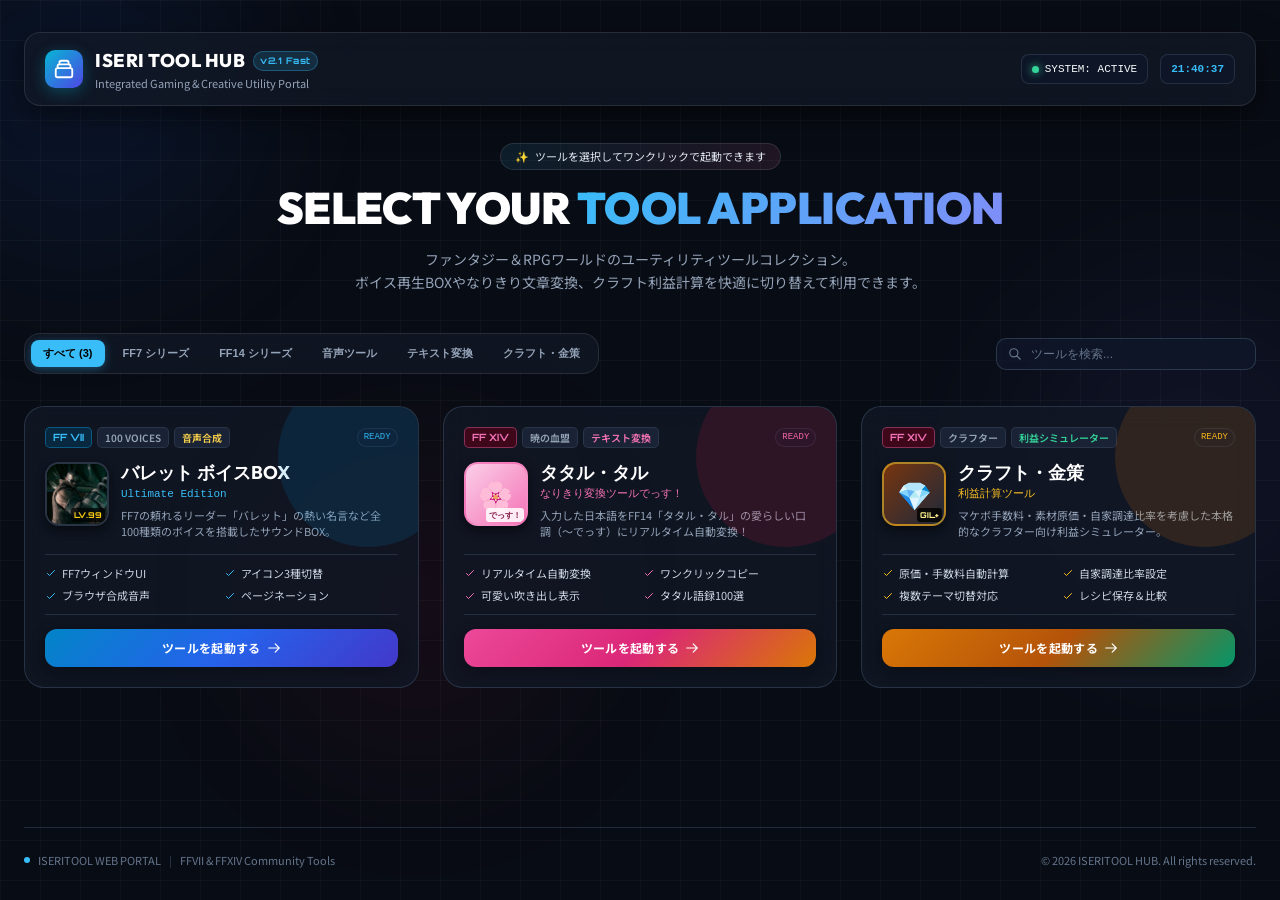
<file: index.html>
<!DOCTYPE html>
<html lang="ja">
<head>
    <meta charset="UTF-8">
    <meta name="viewport" content="width=device-width, initial-scale=1.0, maximum-scale=5.0">
    <title>ISERI TOOL HUB | ゲーミング＆ユーティリティ ポータル</title>
    <meta name="description" content="FF7 バレット ボイスBOXやFF14 タタル変換ツール、クラフト利益計算ツールなどの便利で楽しいツールを集約した軽量ポータルメニューです。">
    
    <!-- Google Fonts (Preconnect + display=swap for high speed) -->
    <link rel="preconnect" href="https://fonts.googleapis.com">
    <link rel="preconnect" href="https://fonts.gstatic.com" crossorigin>
    <link href="https://fonts.googleapis.com/css2?family=Noto+Sans+JP:wght@400;500;700;900&family=Outfit:wght@600;700;800;900&family=Orbitron:wght@600;800&display=swap" rel="stylesheet">
    
    <!-- Lightweight Pure CSS -->
    <link rel="stylesheet" href="css/portal.css">
</head>
<body>

    <!-- Ambient Glowing Background -->
    <div class="ambient-orb orb-1"></div>
    <div class="ambient-orb orb-2"></div>
    <div class="ambient-orb orb-3"></div>
    <div class="bg-grid"></div>

    <!-- Main Container -->
    <div class="portal-container">

        <!-- Top Navigation / Header -->
        <header class="glass-panel portal-header">
            <div class="brand-wrapper">
                <div class="brand-icon">
                    <svg fill="none" stroke="currentColor" viewBox="0 0 24 24">
                        <path stroke-linecap="round" stroke-linejoin="round" stroke-width="2" d="M19 11H5m14 0a2 2 0 012 2v6a2 2 0 01-2 2H5a2 2 0 01-2-2v-6a2 2 0 012-2m14 0V9a2 2 0 00-2-2M5 11V9a2 2 0 012-2m0 0V5a2 2 0 012-2h6a2 2 0 012 2v2M7 7h10"></path>
                    </svg>
                </div>
                <div>
                    <h1 class="brand-title">ISERI TOOL HUB <span class="version-badge">v2.1 Fast</span></h1>
                    <p class="brand-subtitle">Integrated Gaming & Creative Utility Portal</p>
                </div>
            </div>

            <!-- Header Widgets -->
            <div class="header-widgets">
                <div class="status-badge">
                    <span class="status-dot"></span>
                    <span>SYSTEM: ACTIVE</span>
                </div>
                <div id="live-clock" class="clock-widget">00:00:00</div>
            </div>
        </header>

        <!-- Hero Section -->
        <div class="hero-section">
            <div class="hero-pill">
                <span style="color: #facc15;">✨</span> ツールを選択してワンクリックで起動できます
            </div>
            <h2 class="hero-title">
                SELECT YOUR <span class="text-gradient">TOOL APPLICATION</span>
            </h2>
            <p class="hero-desc">
                ファンタジー＆RPGワールドのユーティリティツールコレクション。<br>
                ボイス再生BOXやなりきり文章変換、クラフト利益計算を快適に切り替えて利用できます。
            </p>
        </div>

        <!-- Filter & Search Controls -->
        <div class="control-bar">
            <!-- Filter Tabs -->
            <div class="glass-panel filter-tabs">
                <button onclick="filterCategory('all')" id="btn-cat-all" class="filter-btn active">すべて (3)</button>
                <button onclick="filterCategory('ff7')" id="btn-cat-ff7" class="filter-btn">FF7 シリーズ</button>
                <button onclick="filterCategory('ff14')" id="btn-cat-ff14" class="filter-btn">FF14 シリーズ</button>
                <button onclick="filterCategory('audio')" id="btn-cat-audio" class="filter-btn">音声ツール</button>
                <button onclick="filterCategory('text')" id="btn-cat-text" class="filter-btn">テキスト変換</button>
                <button onclick="filterCategory('craft')" id="btn-cat-craft" class="filter-btn">クラフト・金策</button>
            </div>

            <!-- Search Input -->
            <div class="search-wrapper">
                <svg class="search-icon" fill="none" stroke="currentColor" viewBox="0 0 24 24">
                    <path stroke-linecap="round" stroke-linejoin="round" stroke-width="2" d="M21 21l-6-6m2-5a7 7 0 11-14 0 7 7 0 0114 0z"></path>
                </svg>
                <input type="text" id="tool-search" class="search-input" placeholder="ツールを検索..." oninput="handleSearch()">
            </div>
        </div>

        <!-- Tool Cards Grid -->
        <div id="tools-grid" class="tools-grid">

            <!-- Card 1: バレット ボイスBOX アルティメット -->
            <div class="glass-panel tool-card card-ff7" data-categories="all ff7 audio" data-title="バレット ボイスBOX アルティメット barret voice box ff7">
                <div class="card-ambient-glow"></div>
                <div>
                    <!-- Meta Tags -->
                    <div class="card-meta">
                        <div class="tags-group">
                            <span class="tag tag-series tag-ff7">FF VII</span>
                            <span class="tag">100 VOICES</span>
                            <span class="tag tag-accent-gold">音声合成</span>
                        </div>
                        <span class="status-pill">READY</span>
                    </div>

                    <!-- Header & Icon -->
                    <div class="card-header-main">
                        <div class="card-thumbnail">
                            <img src="Barretvoicebox/sprite/bullt01.jpg" alt="Barret Wallace" onerror="this.parentElement.innerHTML='<span style=\'font-size:24px;\'>🔫</span>';">
                            <span class="thumb-badge">LV.99</span>
                        </div>
                        <div class="card-title-group">
                            <h3 class="card-title">バレット ボイスBOX</h3>
                            <span class="card-subtitle">Ultimate Edition</span>
                            <p class="card-desc">FF7の頼れるリーダー「バレット」の熱い名言など全100種類のボイスを搭載したサウンドBOX。</p>
                        </div>
                    </div>

                    <!-- Highlights -->
                    <div class="feature-list">
                        <div class="feature-item">
                            <svg class="feature-icon" fill="none" stroke="currentColor" viewBox="0 0 24 24"><path stroke-linecap="round" stroke-linejoin="round" stroke-width="2" d="M5 13l4 4L19 7"></path></svg>
                            <span>FF7ウィンドウUI</span>
                        </div>
                        <div class="feature-item">
                            <svg class="feature-icon" fill="none" stroke="currentColor" viewBox="0 0 24 24"><path stroke-linecap="round" stroke-linejoin="round" stroke-width="2" d="M5 13l4 4L19 7"></path></svg>
                            <span>アイコン3種切替</span>
                        </div>
                        <div class="feature-item">
                            <svg class="feature-icon" fill="none" stroke="currentColor" viewBox="0 0 24 24"><path stroke-linecap="round" stroke-linejoin="round" stroke-width="2" d="M5 13l4 4L19 7"></path></svg>
                            <span>ブラウザ合成音声</span>
                        </div>
                        <div class="feature-item">
                            <svg class="feature-icon" fill="none" stroke="currentColor" viewBox="0 0 24 24"><path stroke-linecap="round" stroke-linejoin="round" stroke-width="2" d="M5 13l4 4L19 7"></path></svg>
                            <span>ページネーション</span>
                        </div>
                    </div>
                </div>

                <!-- Launch Button -->
                <a href="Barretvoicebox/index.html" class="launch-btn btn-ff7">
                    <span>ツールを起動する</span>
                    <svg class="btn-arrow" fill="none" stroke="currentColor" viewBox="0 0 24 24">
                        <path stroke-linecap="round" stroke-linejoin="round" stroke-width="2" d="M14 5l7 7m0 0l-7 7m7-7H3"></path>
                    </svg>
                </a>
            </div>

            <!-- Card 2: タタル・タルなりきり変換ツール -->
            <div class="glass-panel tool-card card-tataru" data-categories="all ff14 text" data-title="タタル タル なりきり変換ツール tataru translator ff14 でっす">
                <div class="card-ambient-glow"></div>
                <div>
                    <!-- Meta Tags -->
                    <div class="card-meta">
                        <div class="tags-group">
                            <span class="tag tag-series tag-ff14">FF XIV</span>
                            <span class="tag">暁の血盟</span>
                            <span class="tag" style="color: #f472b6;">テキスト変換</span>
                        </div>
                        <span class="status-pill" style="color: #f472b6;">READY</span>
                    </div>

                    <!-- Header & Icon -->
                    <div class="card-header-main">
                        <div class="card-thumbnail" style="background: linear-gradient(135deg, #fbcfe8, #f472b6); border-color: rgba(244, 114, 182, 0.6);">
                            <span style="font-size: 28px;">🌸</span>
                            <span class="thumb-badge" style="color: #831843; background: rgba(255,255,255,0.85);">でっす！</span>
                        </div>
                        <div class="card-title-group">
                            <h3 class="card-title">タタル・タル</h3>
                            <span class="card-subtitle">なりきり変換ツールでっす！</span>
                            <p class="card-desc">入力した日本語をFF14「タタル・タル」の愛らしい口調（〜でっす）にリアルタイム自動変換！</p>
                        </div>
                    </div>

                    <!-- Highlights -->
                    <div class="feature-list">
                        <div class="feature-item">
                            <svg class="feature-icon" fill="none" stroke="currentColor" viewBox="0 0 24 24"><path stroke-linecap="round" stroke-linejoin="round" stroke-width="2" d="M5 13l4 4L19 7"></path></svg>
                            <span>リアルタイム自動変換</span>
                        </div>
                        <div class="feature-item">
                            <svg class="feature-icon" fill="none" stroke="currentColor" viewBox="0 0 24 24"><path stroke-linecap="round" stroke-linejoin="round" stroke-width="2" d="M5 13l4 4L19 7"></path></svg>
                            <span>ワンクリックコピー</span>
                        </div>
                        <div class="feature-item">
                            <svg class="feature-icon" fill="none" stroke="currentColor" viewBox="0 0 24 24"><path stroke-linecap="round" stroke-linejoin="round" stroke-width="2" d="M5 13l4 4L19 7"></path></svg>
                            <span>可愛い吹き出し表示</span>
                        </div>
                        <div class="feature-item">
                            <svg class="feature-icon" fill="none" stroke="currentColor" viewBox="0 0 24 24"><path stroke-linecap="round" stroke-linejoin="round" stroke-width="2" d="M5 13l4 4L19 7"></path></svg>
                            <span>タタル語録100選</span>
                        </div>
                    </div>
                </div>

                <!-- Launch Button -->
                <a href="tatarutool/index.html" class="launch-btn btn-tataru">
                    <span>ツールを起動する</span>
                    <svg class="btn-arrow" fill="none" stroke="currentColor" viewBox="0 0 24 24">
                        <path stroke-linecap="round" stroke-linejoin="round" stroke-width="2" d="M14 5l7 7m0 0l-7 7m7-7H3"></path>
                    </svg>
                </a>
            </div>

            <!-- Card 3: クラフト・金策利益計算ツール -->
            <div class="glass-panel tool-card card-craft" data-categories="all ff14 craft" data-title="クラフト 金策 利益 計算 ツール ff14 craft market profit means">
                <div class="card-ambient-glow"></div>
                <div>
                    <!-- Meta Tags -->
                    <div class="card-meta">
                        <div class="tags-group">
                            <span class="tag tag-series tag-ff14">FF XIV</span>
                            <span class="tag">クラフター</span>
                            <span class="tag tag-accent-emerald">利益シミュレーター</span>
                        </div>
                        <span class="status-pill" style="color: #fbbf24;">READY</span>
                    </div>

                    <!-- Header & Icon -->
                    <div class="card-header-main">
                        <div class="card-thumbnail" style="background: linear-gradient(135deg, #78350f, #1e293b); border-color: rgba(251, 191, 36, 0.6);">
                            <span style="font-size: 28px;">💎</span>
                            <span class="thumb-badge" style="color: #fef08a; background: rgba(0,0,0,0.8);">GIL+</span>
                        </div>
                        <div class="card-title-group">
                            <h3 class="card-title">クラフト・金策</h3>
                            <span class="card-subtitle">利益計算ツール</span>
                            <p class="card-desc">マケボ手数料・素材原価・自家調達比率を考慮した本格的なクラフター向け利益シミュレーター。</p>
                        </div>
                    </div>

                    <!-- Highlights -->
                    <div class="feature-list">
                        <div class="feature-item">
                            <svg class="feature-icon" fill="none" stroke="currentColor" viewBox="0 0 24 24"><path stroke-linecap="round" stroke-linejoin="round" stroke-width="2" d="M5 13l4 4L19 7"></path></svg>
                            <span>原価・手数料自動計算</span>
                        </div>
                        <div class="feature-item">
                            <svg class="feature-icon" fill="none" stroke="currentColor" viewBox="0 0 24 24"><path stroke-linecap="round" stroke-linejoin="round" stroke-width="2" d="M5 13l4 4L19 7"></path></svg>
                            <span>自家調達比率設定</span>
                        </div>
                        <div class="feature-item">
                            <svg class="feature-icon" fill="none" stroke="currentColor" viewBox="0 0 24 24"><path stroke-linecap="round" stroke-linejoin="round" stroke-width="2" d="M5 13l4 4L19 7"></path></svg>
                            <span>複数テーマ切替対応</span>
                        </div>
                        <div class="feature-item">
                            <svg class="feature-icon" fill="none" stroke="currentColor" viewBox="0 0 24 24"><path stroke-linecap="round" stroke-linejoin="round" stroke-width="2" d="M5 13l4 4L19 7"></path></svg>
                            <span>レシピ保存＆比較</span>
                        </div>
                    </div>
                </div>

                <!-- Launch Button -->
                <a href="FF14means/index.html" class="launch-btn btn-craft">
                    <span>ツールを起動する</span>
                    <svg class="btn-arrow" fill="none" stroke="currentColor" viewBox="0 0 24 24">
                        <path stroke-linecap="round" stroke-linejoin="round" stroke-width="2" d="M14 5l7 7m0 0l-7 7m7-7H3"></path>
                    </svg>
                </a>
            </div>

        </div>

        <!-- No Results Fallback -->
        <div id="no-results" class="glass-panel no-results">
            <div style="font-size: 32px; margin-bottom: 8px;">🔍</div>
            <p style="font-weight: 700; font-size: 14px; color: #cbd5e1;">該当するツールが見つかりませんでした</p>
            <p style="font-size: 11px; color: var(--text-muted); margin-top: 4px;">検索条件を変更するか、「すべて」タブを選択してください。</p>
        </div>

        <!-- Footer -->
        <footer class="portal-footer">
            <div style="display: flex; align-items: center; gap: 8px;">
                <span style="width: 6px; height: 6px; border-radius: 50%; background-color: var(--cyan-primary);"></span>
                <span>ISERITOOL WEB PORTAL</span>
                <span style="color: #334155;">|</span>
                <span>FFVII & FFXIV Community Tools</span>
            </div>
            <div>
                © 2026 ISERITOOL HUB. All rights reserved.
            </div>
        </footer>

    </div>

    <!-- High-Performance Script -->
    <script src="js/portal.js"></script>
</body>
</html>
</file>
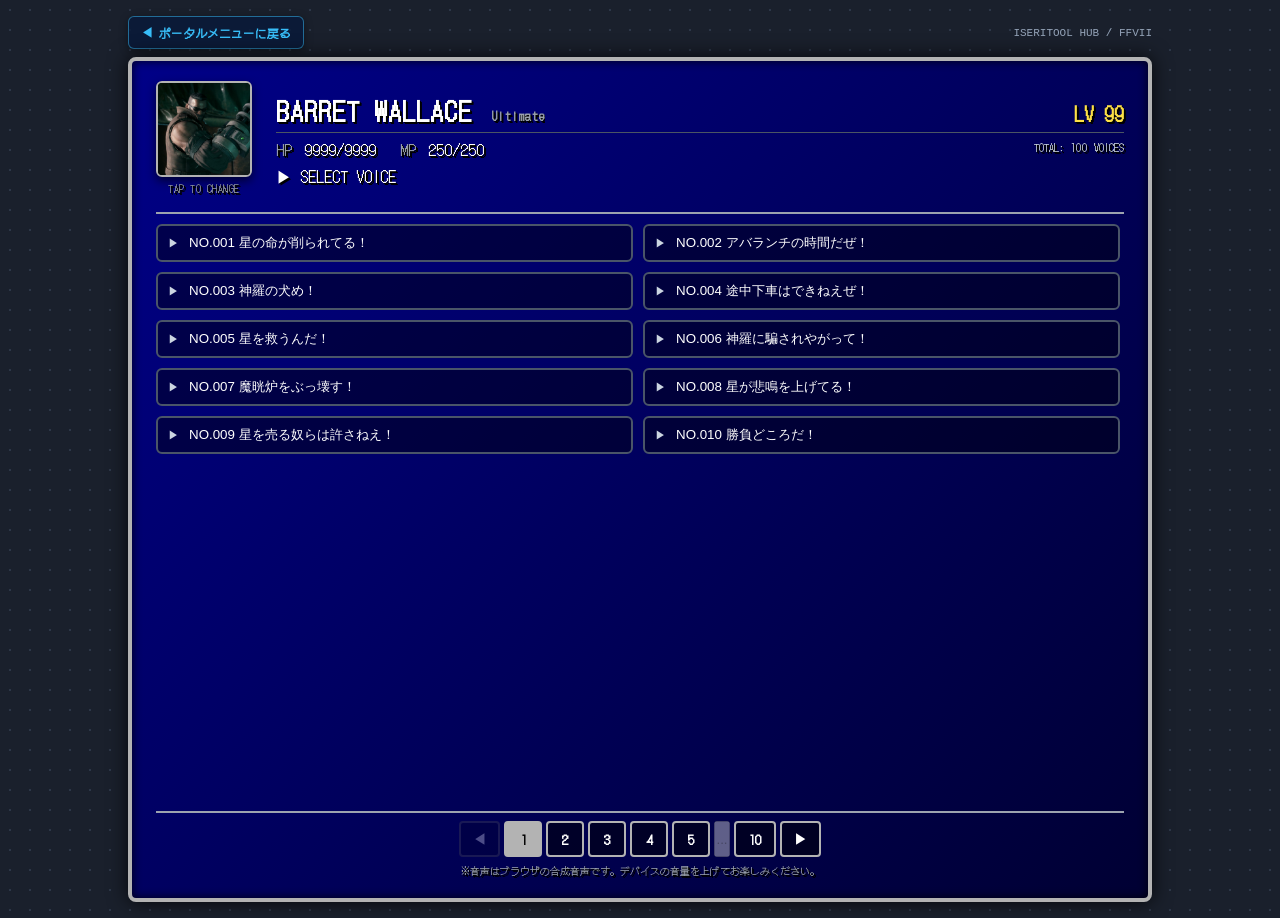
<file: Barretvoicebox/index.html>
<!DOCTYPE html>
<html lang="ja">
<head>
    <meta charset="UTF-8">
    <meta name="viewport" content="width=device-width, initial-scale=1.0, maximum-scale=5.0">
    <title>バレット ボイスBOX アルティメット</title>
    <link rel="stylesheet" href="css/style.css">
</head>
<body>
    <!-- ポータルへ戻るナビゲーションバー -->
    <div class="nav-bar">
        <a href="../index.html" class="back-btn">
            <span>◀</span>
            <span>ポータルメニューに戻る</span>
        </a>
        <span class="nav-tag">ISERITOOL HUB / FFVII</span>
    </div>

    <!-- メインウィンドウ -->
    <div class="ff7-window" id="main-window">
        <!-- ヘッダー部分 -->
        <div class="barret-header">
            <!-- バレットアイコン -->
            <div class="portrait-wrapper">
                <div id="portrait-container" class="portrait-box" title="クリックで画像切り替え" onclick="cycleIcon()">
                    <img id="portrait-img" src="" alt="Barret Icon" style="display: none;" onerror="this.style.display='none'; document.getElementById('portrait-svg').style.display='block';">
                    <svg id="portrait-svg" xmlns="http://www.w3.org/2000/svg" width="36" height="36" viewBox="0 0 24 24" fill="none" stroke="currentColor" stroke-width="2" stroke-linecap="round" stroke-linejoin="round" style="color: #9ca3af;">
                        <circle cx="12" cy="8" r="5"></circle>
                        <path d="M3 21v-2a7 7 0 0 1 7-7h4a7 7 0 0 1 7 7v2"></path>
                        <line x1="21" y1="12" x2="21" y2="21" stroke-width="4" stroke="gray"></line>
                    </svg>
                    <div class="portrait-hover-hint">
                        <span>CHANGE<br>ICON</span>
                    </div>
                </div>
                <div class="portrait-tip">TAP TO CHANGE</div>
            </div>
            
            <!-- ステータス情報 -->
            <div class="status-info">
                <div class="status-title-row">
                    <h1 class="char-name">BARRET WALLACE <span class="char-name-sub">Ultimate</span></h1>
                    <span class="char-level">LV 99</span>
                </div>
                <div class="stats-row">
                    <div><span class="stat-label">HP</span> <span>9999</span>/9999</div>
                    <div><span class="stat-label">MP</span> <span>250</span>/250</div>
                    <div class="stat-total">TOTAL: 100 VOICES</div>
                </div>
                <div class="status-message-box">
                    <p class="status-message" id="status-text">▶ SELECT VOICE</p>
                </div>
            </div>
        </div>

        <!-- ボイスリスト表示エリア -->
        <div class="voice-scroll-area" id="scroll-area">
            <div class="voice-grid" id="voice-list-container">
                <!-- JavaScriptで動的にボタンが生成されます -->
            </div>
        </div>

        <!-- ページネーション -->
        <div class="pagination-area">
            <div class="pagination-controls" id="pagination-container">
                <!-- JavaScriptで動的に生成されます -->
            </div>
            <div class="pagination-note">
                ※音声はブラウザの合成音声です。デバイスの音量を上げてお楽しみください。
            </div>
        </div>
    </div>

    <!-- 外部スクリプトの読み込み -->
    <script src="js/voices.js"></script>
    <script src="js/app.js"></script>
</body>
</html>
</file>
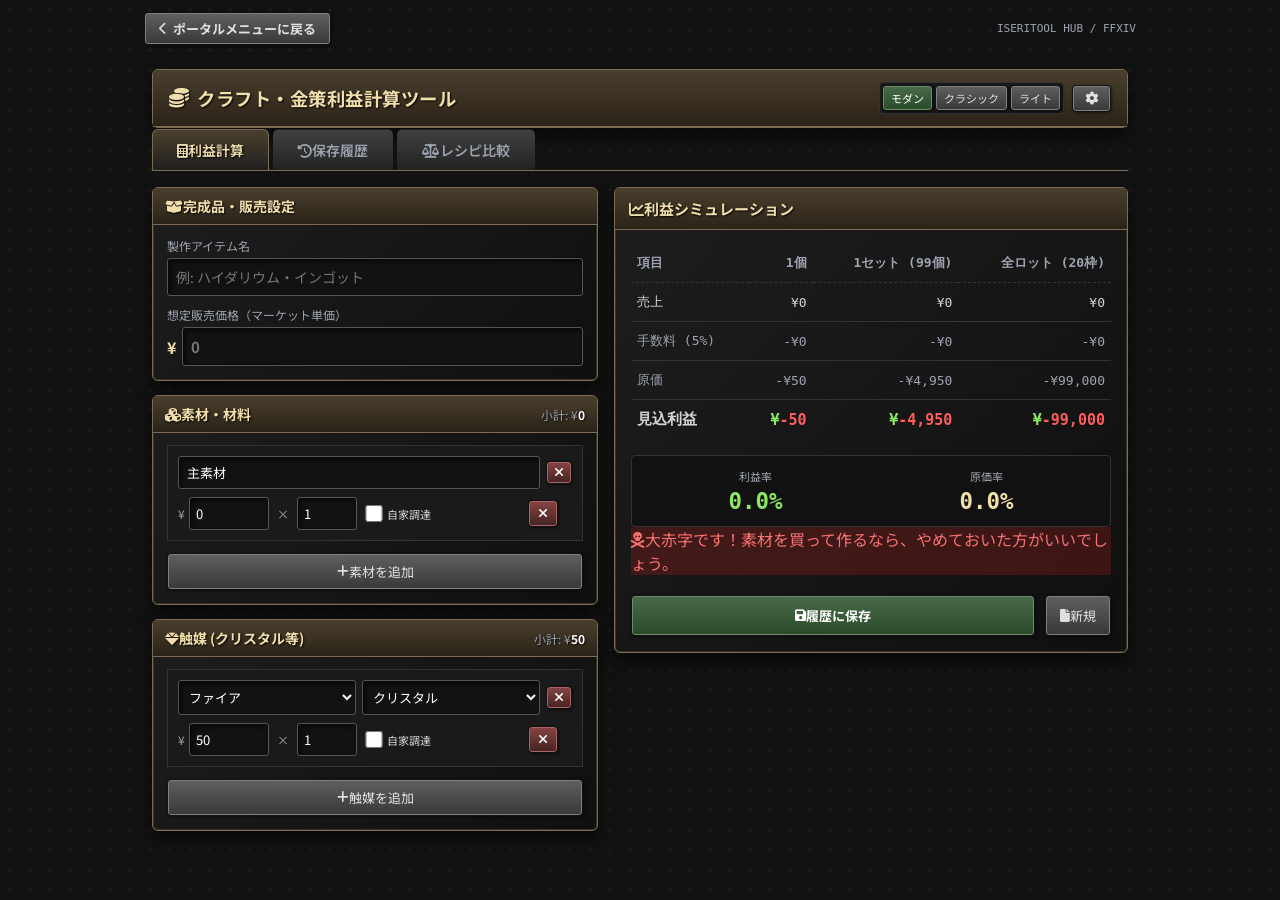
<file: FF14means/index.html>
<!DOCTYPE html>
<html lang="ja" data-theme="modern">
<head>
    <meta charset="UTF-8">
    <meta name="viewport" content="width=device-width, initial-scale=1.0, maximum-scale=5.0">
    <title>ゲーム向け クラフト・金策利益計算ツール</title>
    
    <!-- ファビコン (ダイヤのSVGアイコン) -->
    <link rel="icon" href="data:image/svg+xml,<svg xmlns=%22http://www.w3.org/2000/svg%22 viewBox=%220 0 512 512%22><path fill=%22%23f0deab%22 d=%22M116.7 33.8c4.5-6.1 11.7-9.8 19.3-9.8H376c7.6 0 14.8 3.6 19.3 9.8l112 152c6.8 9.2 6.1 21.9-1.5 30.4l-232 256c-4.5 5-11 7.9-17.8 7.9s-13.2-2.9-17.8-7.9l-232-256c-7.7-8.5-8.3-21.2-1.5-30.4l112-152z%22/></svg>">
    
    <!-- Icons & Pure CSS -->
    <link href="https://cdnjs.cloudflare.com/ajax/libs/font-awesome/6.0.0/css/all.min.css" rel="stylesheet">
    <link rel="stylesheet" href="css/style.css">
</head>
<body>

    <!-- ポータルへ戻るナビゲーションバー -->
    <div class="nav-bar">
        <a href="../index.html" class="ff-button back-btn">
            <i class="fas fa-chevron-left mr-1"></i>
            <span>ポータルメニューに戻る</span>
        </a>
        <span class="theme-text-muted" style="font-size: 11px; font-family: monospace;">ISERITOOL HUB / FFXIV</span>
    </div>

    <!-- メインコンテナ -->
    <div class="app-container">
        
        <!-- ヘッダーエリア -->
        <header class="ff-window mb-4">
            <div class="ff-header p-3 px-4 flex flex-wrap justify-between items-center gap-2" style="display: flex; justify-content: space-between; align-items: center; padding: 12px 16px;">
                <div style="display: flex; align-items: center; gap: 8px;">
                    <i class="fas fa-coins ff-text-gold" style="font-size: 1.25rem;"></i>
                    <h1 style="font-weight: 700; font-size: 1.15rem; letter-spacing: 0.5px;">クラフト・金策利益計算ツール</h1>
                </div>
                <div style="display: flex; align-items: center; gap: 8px;">
                    <!-- テーマ切り替え -->
                    <div class="theme-panel" style="display: flex; padding: 2px; border-radius: 4px; gap: 2px;">
                        <button onclick="applyTheme('modern')" data-theme-name="modern" class="theme-btn ff-button" style="padding: 4px 8px; font-size: 11px;" title="モダン">モダン</button>
                        <button onclick="applyTheme('classic')" data-theme-name="classic" class="theme-btn ff-button" style="padding: 4px 8px; font-size: 11px;" title="クラシック">クラシック</button>
                        <button onclick="applyTheme('light')" data-theme-name="light" class="theme-btn ff-button" style="padding: 4px 8px; font-size: 11px;" title="ライト">ライト</button>
                    </div>
                    <!-- 設定ボタン -->
                    <button onclick="openSettingsModal()" class="ff-button" style="padding: 6px 12px;" title="設定"><i class="fas fa-cog"></i></button>
                </div>
            </div>
        </header>

        <!-- タブ切り替え -->
        <div class="tabs-container">
            <button onclick="switchTab('calc')" id="tab-btn-calc" class="ff-tab ff-tab-active"><i class="fas fa-calculator mr-2"></i>利益計算</button>
            <button onclick="switchTab('history')" id="tab-btn-history" class="ff-tab"><i class="fas fa-history mr-2"></i>保存履歴</button>
            <button onclick="switchTab('compare')" id="tab-btn-compare" class="ff-tab"><i class="fas fa-balance-scale mr-2"></i>レシピ比較</button>
        </div>

        <!-- 1. 利益計算タブ -->
        <div id="tab-content-calc" class="tab-content">
            
            <div class="grid-cols-2">
                
                <!-- 左カラム：入力セクション -->
                <div style="display: flex; flex-direction: column; gap: 14px;">
                    
                    <!-- 完成品・販売価格設定 -->
                    <div class="ff-window" style="padding: 14px;">
                        <div class="ff-header" style="margin: -14px -14px 12px -14px; padding: 8px 12px; font-weight: 700; font-size: 14px;">
                            <i class="fas fa-box-open mr-1 ff-text-gold"></i>完成品・販売設定
                        </div>
                        <div style="display: flex; flex-direction: column; gap: 10px;">
                            <div>
                                <label class="theme-text-muted" style="font-size: 12px; display: block; margin-bottom: 4px;">製作アイテム名</label>
                                <input type="text" id="product-name" placeholder="例: ハイダリウム・インゴット" class="ff-input" style="width: 100%; padding: 8px; font-size: 14px;">
                            </div>
                            <div>
                                <label class="theme-text-muted" style="font-size: 12px; display: block; margin-bottom: 4px;">想定販売価格（マーケット単価）</label>
                                <div style="display: flex; align-items: center; gap: 6px;">
                                    <span class="ff-text-gold" style="font-weight: 700;">¥</span>
                                    <input type="number" min="0" step="any" id="selling-price" placeholder="0" oninput="if(this.value<0)this.value=0; calculate()" class="ff-input" style="width: 100%; padding: 8px; font-size: 15px; font-weight: 700;">
                                </div>
                            </div>
                        </div>
                    </div>

                    <!-- 材料一覧 -->
                    <div class="ff-window" style="padding: 14px;">
                        <div class="ff-header" style="margin: -14px -14px 12px -14px; padding: 8px 12px; display: flex; justify-content: space-between; align-items: center;">
                            <span style="font-weight: 700; font-size: 14px;"><i class="fas fa-cubes mr-1 ff-text-gold"></i>素材・材料</span>
                            <span class="theme-text-muted" style="font-size: 12px;">小計: ¥<span id="total-material-cost" style="font-weight: 700; color: #fff;">0</span></span>
                        </div>
                        <div id="materials-container" style="display: flex; flex-direction: column; gap: 8px; margin-bottom: 12px;"></div>
                        <button onclick="addMaterialRow('', 0, 1, false)" class="ff-button" style="width: 100%; padding: 8px; font-size: 13px;"><i class="fas fa-plus mr-1"></i>素材を追加</button>
                    </div>

                    <!-- 触媒（クリスタル）一覧 -->
                    <div class="ff-window" style="padding: 14px;">
                        <div class="ff-header" style="margin: -14px -14px 12px -14px; padding: 8px 12px; display: flex; justify-content: space-between; align-items: center;">
                            <span style="font-weight: 700; font-size: 14px;"><i class="fas fa-gem mr-1 ff-text-gold"></i>触媒 (クリスタル等)</span>
                            <span class="theme-text-muted" style="font-size: 12px;">小計: ¥<span id="total-catalyst-cost" style="font-weight: 700; color: #fff;">0</span></span>
                        </div>
                        <div id="catalysts-container" style="display: flex; flex-direction: column; gap: 8px; margin-bottom: 12px;"></div>
                        <button onclick="addCatalystRow('ファイア', 'クリスタル', 50, 1, false)" class="ff-button" style="width: 100%; padding: 8px; font-size: 13px;"><i class="fas fa-plus mr-1"></i>触媒を追加</button>
                    </div>

                </div>

                <!-- 右カラム：計算結果・シミュレーション -->
                <div style="display: flex; flex-direction: column; gap: 14px;">
                    
                    <div class="ff-window" style="padding: 16px;">
                        <div class="ff-header" style="margin: -16px -16px 14px -16px; padding: 10px 14px; font-weight: 700; font-size: 15px;">
                            <i class="fas fa-chart-line mr-1 ff-text-gold"></i>利益シミュレーション
                        </div>
                        
                        <div class="table-responsive">
                            <table class="calc-table">
                                <thead>
                                    <tr class="theme-text-muted" style="border-bottom: 1px dashed var(--panel-border);">
                                        <th>項目</th>
                                        <th style="text-align: right;">1個</th>
                                        <th style="text-align: right;">1セット (99個)</th>
                                        <th style="text-align: right;">全ロット (20枠)</th>
                                    </tr>
                                </thead>
                                <tbody>
                                    <tr style="border-bottom: 1px solid var(--panel-border);">
                                        <td>売上</td>
                                        <td style="text-align: right;">¥<span id="calc-rev-1">0</span></td>
                                        <td style="text-align: right;">¥<span id="calc-rev-lot">0</span></td>
                                        <td style="text-align: right;">¥<span id="calc-rev-total">0</span></td>
                                    </tr>
                                    <tr class="theme-text-muted" style="border-bottom: 1px solid var(--panel-border);">
                                        <td>手数料 (<span class="setting-tax-rate-display">5</span>%)</td>
                                        <td style="text-align: right;">-¥<span id="calc-fee-1">0</span></td>
                                        <td style="text-align: right;">-¥<span id="calc-fee-lot">0</span></td>
                                        <td style="text-align: right;">-¥<span id="calc-fee-total">0</span></td>
                                    </tr>
                                    <tr class="theme-text-muted" style="border-bottom: 1px solid var(--panel-border);">
                                        <td>原価</td>
                                        <td style="text-align: right;">-¥<span id="calc-cost-1">0</span></td>
                                        <td style="text-align: right;">-¥<span id="calc-cost-lot">0</span></td>
                                        <td style="text-align: right;">-¥<span id="calc-cost-total">0</span></td>
                                    </tr>
                                    <tr style="font-weight: 700; font-size: 15px;">
                                        <td>見込利益</td>
                                        <td style="text-align: right;" class="ff-text-green">¥<span id="calc-profit-1">0</span></td>
                                        <td style="text-align: right;" class="ff-text-green">¥<span id="calc-profit-lot">0</span></td>
                                        <td style="text-align: right;" class="ff-text-green">¥<span id="calc-profit-total">0</span></td>
                                    </tr>
                                </tbody>
                            </table>
                        </div>

                        <!-- 利益率 & 原価率 -->
                        <div class="theme-panel-dark" style="display: grid; grid-template-columns: 1fr 1fr; gap: 8px; padding: 12px; border-radius: 4px; text-align: center; margin-top: 16px;">
                            <div>
                                <div class="theme-text-muted" style="font-size: 11px; margin-bottom: 4px;">利益率</div>
                                <div class="ff-text-green" style="font-weight: 700; font-size: 1.4rem; font-family: monospace;"><span id="summary-profit-margin">0.0</span>%</div>
                            </div>
                            <div>
                                <div class="theme-text-muted" style="font-size: 11px; margin-bottom: 4px;">原価率</div>
                                <div class="ff-text-gold" style="font-weight: 700; font-size: 1.4rem; font-family: monospace;"><span id="summary-cost-margin">0.0</span>%</div>
                            </div>
                        </div>

                        <!-- アドバイス -->
                        <div id="profit-advice" class="hidden"></div>

                        <!-- 保存 & 新規作成ボタン -->
                        <div style="margin-top: 20px; display: flex; flex-direction: column; gap: 10px;">
                            <div id="overwrite-container" class="hidden" style="display: flex; align-items: center; gap: 6px; font-size: 12px;">
                                <input type="checkbox" id="overwrite-check" class="ff-checkbox">
                                <label for="overwrite-check" style="cursor: pointer;">読み込んだ履歴を上書き保存する</label>
                            </div>
                            <div style="display: flex; gap: 10px;">
                                <button onclick="saveToHistory()" id="btn-save-history" class="ff-button ff-button-primary" style="flex: 1; padding: 10px; font-weight: 700;"><i class="fas fa-save mr-2"></i>履歴に保存</button>
                                <button onclick="createNew()" class="ff-button" style="padding: 10px 14px;"><i class="fas fa-file mr-1"></i>新規</button>
                            </div>
                        </div>

                    </div>

                </div>

            </div>

        </div>

        <!-- 2. 保存履歴タブ -->
        <div id="tab-content-history" class="tab-content hidden">
            <div class="ff-window" style="padding: 16px;">
                <div class="ff-header" style="margin: -16px -16px 16px -16px; padding: 10px 16px; display: flex; justify-content: space-between; align-items: center;">
                    <span style="font-weight: 700;"><i class="fas fa-history mr-1 ff-text-gold"></i>保存済みレシピ一覧</span>
                    <button onclick="clearHistory()" class="ff-button ff-button-danger" style="font-size: 11px; padding: 4px 8px;"><i class="fas fa-trash-alt mr-1"></i>全履歴削除</button>
                </div>
                <div id="history-container" style="display: grid; grid-template-columns: repeat(auto-fill, minmax(280px, 1fr)); gap: 14px;">
                    <div id="empty-history-msg" class="theme-panel-dark" style="grid-column: 1 / -1; padding: 36px; text-align: center; border-radius: 4px; border: var(--panel-border-dotted);">
                        <i class="fas fa-folder-open ff-text-gold" style="font-size: 32px; margin-bottom: 10px;"></i>
                        <p style="font-size: 14px; color: var(--text-muted);">保存されたレシピデータはありません</p>
                    </div>
                </div>
            </div>
        </div>

        <!-- 3. レシピ比較タブ -->
        <div id="tab-content-compare" class="tab-content hidden">
            <div class="ff-window" style="padding: 16px;">
                <div class="ff-header" style="margin: -16px -16px 16px -16px; padding: 10px 16px; font-weight: 700;">
                    <i class="fas fa-balance-scale mr-1 ff-text-gold"></i>レシピ比較シミュレーター
                </div>
                <div class="grid-cols-2" style="margin-bottom: 16px;">
                    <div>
                        <label class="theme-text-muted" style="font-size: 12px; display: block; margin-bottom: 4px;">レシピ A</label>
                        <select id="compare-select-1" onchange="updateCompareView()" class="ff-input" style="width: 100%; padding: 8px; font-size: 13px;"></select>
                    </div>
                    <div>
                        <label class="theme-text-muted" style="font-size: 12px; display: block; margin-bottom: 4px;">レシピ B</label>
                        <select id="compare-select-2" onchange="updateCompareView()" class="ff-input" style="width: 100%; padding: 8px; font-size: 13px;"></select>
                    </div>
                </div>
                <div id="compare-result-container" class="grid-cols-2"></div>
            </div>
        </div>

    </div>

    <!-- 設定モーダル -->
    <div id="settings-modal" class="modal-overlay hidden">
        <div class="ff-window" style="width: 100%; max-width: 420px; padding: 20px;">
            <div class="ff-header" style="margin: -20px -20px 16px -20px; padding: 10px 16px; display: flex; justify-content: space-between; align-items: center;">
                <span style="font-weight: 700;"><i class="fas fa-cog mr-1 ff-text-gold"></i>計算設定</span>
                <button onclick="closeSettingsModal()" class="ff-button" style="padding: 2px 6px;"><i class="fas fa-times"></i></button>
            </div>
            <div style="display: flex; flex-direction: column; gap: 14px;">
                <div>
                    <label class="theme-text-muted" style="font-size: 12px; display: block; margin-bottom: 4px;">マーケット手数料率 (%)</label>
                    <input type="number" id="setting-tax-rate" min="0" max="100" step="0.1" class="ff-input" style="width: 100%; padding: 8px;">
                </div>
                <div>
                    <label class="theme-text-muted" style="font-size: 12px; display: block; margin-bottom: 4px;">1セットあたりの個数</label>
                    <input type="number" id="setting-lot-size" min="1" max="999" class="ff-input" style="width: 100%; padding: 8px;">
                </div>
                <div>
                    <label class="theme-text-muted" style="font-size: 12px; display: block; margin-bottom: 4px;">リテイナー出品枠数</label>
                    <input type="number" id="setting-lot-count" min="1" max="100" class="ff-input" style="width: 100%; padding: 8px;">
                </div>
                <div style="display: flex; gap: 8px; justify-content: flex-end; margin-top: 10px;">
                    <button onclick="closeSettingsModal()" class="ff-button" style="padding: 8px 16px;">キャンセル</button>
                    <button onclick="saveSettings()" class="ff-button ff-button-primary" style="padding: 8px 16px; font-weight: 700;">設定を保存</button>
                </div>
            </div>
        </div>
    </div>

    <!-- 確認モーダル -->
    <div id="confirm-modal" class="modal-overlay hidden">
        <div class="ff-window" style="width: 100%; max-width: 380px; padding: 20px; text-align: center;">
            <i class="fas fa-question-circle ff-text-gold" style="font-size: 36px; margin-bottom: 12px;"></i>
            <div id="confirm-message" style="font-size: 14px; margin-bottom: 20px; line-height: 1.5;"></div>
            <div style="display: flex; gap: 10px; justify-content: center;">
                <button onclick="closeConfirm(false)" class="ff-button" style="padding: 8px 20px;">キャンセル</button>
                <button onclick="closeConfirm(true)" class="ff-button ff-button-primary" style="padding: 8px 20px; font-weight: 700;">OK</button>
            </div>
        </div>
    </div>

    <!-- 外部スクリプトの読み込み -->
    <script src="js/data.js"></script>
    <script src="js/calculator.js"></script>
    <script src="js/app.js"></script>
</body>
</html>
</file>
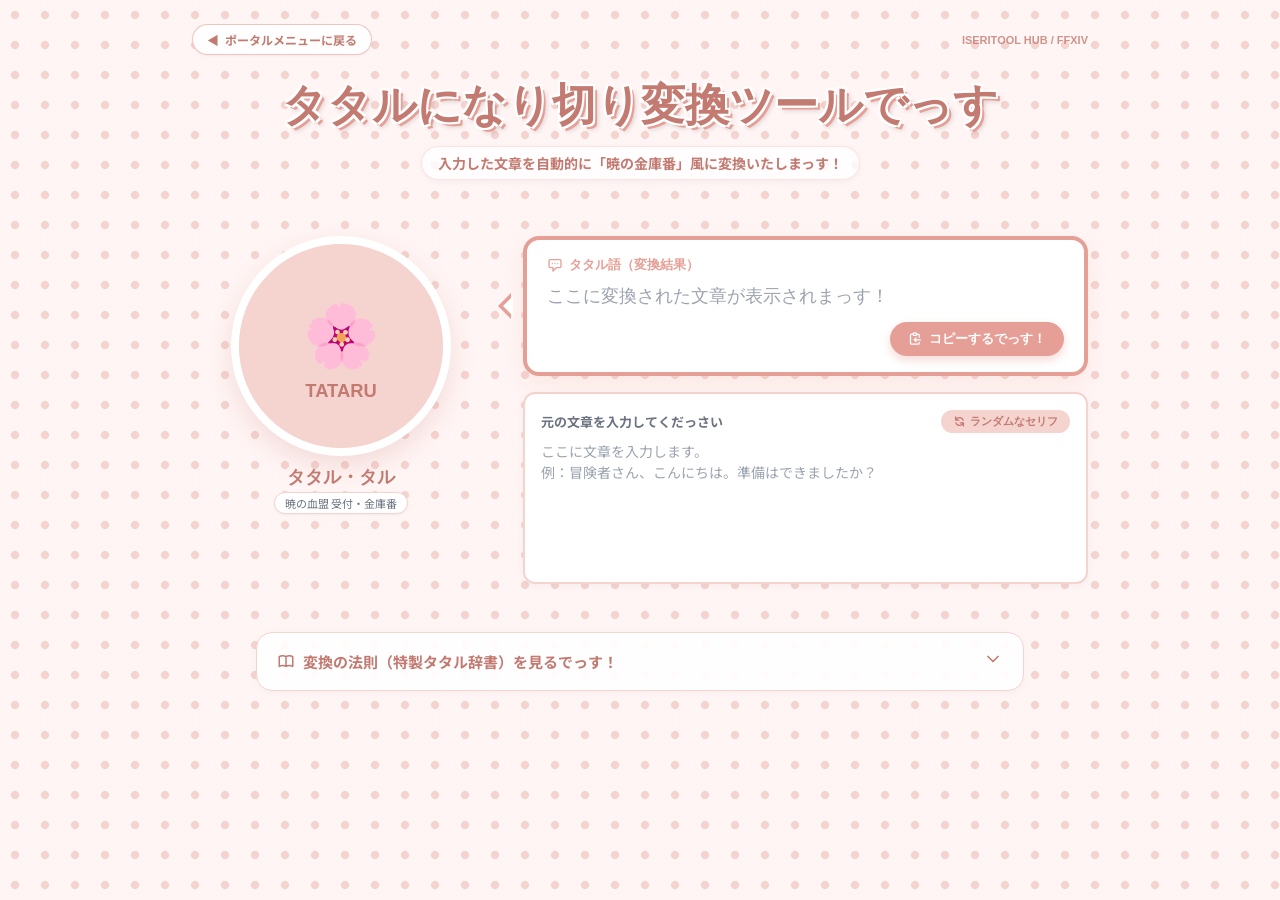
<file: tatarutool/index.html>
<!DOCTYPE html>
<html lang="ja">
<head>
    <meta charset="UTF-8">
    <meta name="viewport" content="width=device-width, initial-scale=1.0, maximum-scale=5.0">
    <title>タタル・タルなりきり変換ツールでっす！</title>
    
    <!-- Lightweight Pure CSS -->
    <link rel="stylesheet" href="css/style.css">
</head>
<body>

    <!-- ポータルへ戻るナビゲーションバー -->
    <div class="nav-bar">
        <a href="../index.html" class="back-btn">
            <span>◀</span>
            <span>ポータルメニューに戻る</span>
        </a>
        <span class="nav-tag font-cute">ISERITOOL HUB / FFXIV</span>
    </div>

    <!-- メインコンテンツ -->
    <div class="main-wrapper">
        
        <!-- ヘッダー -->
        <header class="tataru-header">
            <h1 class="font-cute title-pop">
                タタルになり切り<br style="display: none;">変換ツールでっす
            </h1>
            <p class="header-badge">
                入力した文章を自動的に「暁の金庫番」風に変換いたしまっす！
            </p>
        </header>

        <!-- メイン変換エリア -->
        <main class="content-grid">
            
            <!-- キャラクターアイコンエリア -->
            <div class="char-area">
                <div class="char-circle" onclick="document.getElementById('image-upload').click()">
                    <img id="char-image" src="data:image/svg+xml,%3Csvg xmlns='http://www.w3.org/2000/svg' viewBox='0 0 200 200'%3E%3Ccircle cx='100' cy='100' r='100' fill='%23F5D3CF'/%3E%3Ctext x='50%25' y='45%25' font-size='60' text-anchor='middle' dominant-baseline='central'%3E🌸%3C/text%3E%3Ctext x='50%25' y='75%25' font-size='18' font-weight='bold' fill='%23C27A71' text-anchor='middle' font-family='sans-serif'%3ETATARU%3C/text%3E%3C/svg%3E" alt="タタル・タル">
                    <div class="char-upload-hint">
                        <span class="upload-pill">画像を変更</span>
                    </div>
                </div>
                <input type="file" id="image-upload" style="display: none;" accept="image/*" onchange="previewImage(event)">
                
                <div class="char-title-box">
                    <p class="font-cute char-name">タタル・タル</p>
                    <p class="char-role">暁の血盟 受付・金庫番</p>
                </div>
            </div>

            <!-- 翻訳ボックスエリア -->
            <div class="trans-area">
                
                <!-- 出力ボックス（吹き出し風） -->
                <div id="output-container" class="speech-bubble">
                    <h2 class="output-header font-cute">
                        <svg width="16" height="16" fill="none" stroke="currentColor" viewBox="0 0 24 24">
                            <path stroke-linecap="round" stroke-linejoin="round" stroke-width="2" d="M8 10h.01M12 10h.01M16 10h.01M9 16H5a2 2 0 01-2-2V6a2 2 0 012-2h14a2 2 0 012 2v8a2 2 0 01-2 2h-5l-5 5v-5z" />
                        </svg>
                        タタル語（変換結果）
                    </h2>
                    <div id="output-text" class="output-body output-placeholder font-cute">ここに変換された文章が表示されまっす！</div>
                    
                    <div class="output-footer">
                        <button onclick="copyToClipboard()" class="copy-btn font-cute">
                            <svg width="15" height="15" fill="none" stroke="currentColor" viewBox="0 0 24 24">
                                <path stroke-linecap="round" stroke-linejoin="round" stroke-width="2" d="M8 5H6a2 2 0 00-2 2v12a2 2 0 002 2h10a2 2 0 002-2v-1M8 5a2 2 0 002 2h2a2 2 0 002-2M8 5a2 2 0 012-2h2a2 2 0 012 2m0 0h2a2 2 0 012 2v3m2 4H10m0 0l3-3m-3 3l3 3" />
                            </svg>
                            コピーするでっす！
                        </button>
                        <div id="copy-toast" class="copy-toast">コピーしまっした！</div>
                    </div>
                </div>

                <!-- 入力ボックス -->
                <div class="input-box">
                    <div class="input-header">
                        <h2 class="input-title">元の文章を入力してくだっさい</h2>
                        <button onclick="setRandomQuote()" class="random-btn">
                            <svg width="13" height="13" viewBox="0 0 20 20" fill="currentColor">
                                <path fill-rule="evenodd" d="M4 2a1 1 0 011 1v2.101a7.002 7.002 0 0111.601 2.566 1 1 0 11-1.885.666A5.002 5.002 0 005.999 7H9a1 1 0 010 2H4a1 1 0 01-1-1V3a1 1 0 011-1zm.008 9.057a1 1 0 011.276.61A5.002 5.002 0 0014.001 13H11a1 1 0 110-2h5a1 1 0 011 1v5a1 1 0 11-2 0v-2.101a7.002 7.002 0 01-11.601-2.566 1 1 0 01.61-1.276z" clip-rule="evenodd" />
                            </svg>
                            ランダムなセリフ
                        </button>
                    </div>
                    <textarea 
                        id="input-text" 
                        class="trans-textarea"
                        placeholder="ここに文章を入力します。&#10;例：冒険者さん、こんにちは。準備はできましたか？"
                        oninput="convertText()"
                    ></textarea>
                </div>
                
            </div>
        </main>

        <!-- 特製タタル辞書（アコーディオン） -->
        <details class="dict-details">
            <summary class="dict-summary">
                <div class="dict-summary-title">
                    <svg width="18" height="18" fill="none" stroke="currentColor" viewBox="0 0 24 24">
                        <path stroke-linecap="round" stroke-linejoin="round" stroke-width="2" d="M12 6.253v13m0-13C10.832 5.477 9.246 5 7.5 5S4.168 5.477 3 6.253v13C4.168 18.477 5.754 18 7.5 18s3.332.477 4.5 1.253m0-13C13.168 5.477 14.754 5 16.5 5c1.747 0 3.332.477 4.5 1.253v13C19.832 18.477 18.247 18 16.5 18c-1.746 0-3.332.477-4.5 1.253" />
                    </svg>
                    <span>変換の法則（特製タタル辞書）を見るでっす！</span>
                </div>
                <span class="dict-arrow">
                    <svg fill="none" height="20" stroke="currentColor" stroke-linecap="round" stroke-linejoin="round" stroke-width="2" viewBox="0 0 24 24" width="20"><path d="M6 9l6 6 6-6"></path></svg>
                </span>
            </summary>
            
            <div class="dict-content">
                <div class="dict-grid">
                    <!-- 基本の語尾 -->
                    <div class="dict-section-title">基本の語尾</div>
                    <div class="dict-item"><span class="dict-from">です</span> ➡️ <span class="dict-to">でっす</span></div>
                    <div class="dict-item"><span class="dict-from">ます</span> ➡️ <span class="dict-to">まっす</span></div>
                    <div class="dict-item"><span class="dict-from">でした</span> ➡️ <span class="dict-to">でっした</span></div>
                    <div class="dict-item"><span class="dict-from">ました</span> ➡️ <span class="dict-to">まっした</span></div>
                    <div class="dict-item"><span class="dict-from">ません</span> ➡️ <span class="dict-to">まっせん</span></div>
                    <div class="dict-item"><span class="dict-from">ください</span> ➡️ <span class="dict-to">くだっさい</span></div>
                    
                    <!-- 挨拶・日常会話 -->
                    <div class="dict-section-title">挨拶・日常会話</div>
                    <div class="dict-item"><span class="dict-from">おはよう</span> ➡️ <span class="dict-to">おはようございまっす</span></div>
                    <div class="dict-item"><span class="dict-from">こんにちは</span> ➡️ <span class="dict-to">こんにちはでっす</span></div>
                    <div class="dict-item"><span class="dict-from">ありがとう</span> ➡️ <span class="dict-to">ありがとうございまっす</span></div>
                    <div class="dict-item"><span class="dict-from">よろしく</span> ➡️ <span class="dict-to">よろしくお願いしまっす</span></div>
                    <div class="dict-item"><span class="dict-from">お疲れ</span> ➡️ <span class="dict-to">お疲れ様でっす</span></div>
                    <div class="dict-item"><span class="dict-from">はい / いいえ</span> ➡️ <span class="dict-to">はいでっす / いいえでっす</span></div>
                    
                    <!-- 暁の金庫番 特有のセリフ -->
                    <div class="dict-section-title">暁の金庫番 特有のセリフ</div>
                    <div class="dict-item"><span class="dict-from">がんばって</span> ➡️ <span class="dict-to" style="color: var(--tataru-pink);">ご武運を祈ってまっす</span></div>
                    <div class="dict-item"><span class="dict-from">儲かる</span> ➡️ <span class="dict-to" style="color: var(--tataru-pink);">大繁盛でっす</span></div>
                    <div class="dict-item"><span class="dict-from">お茶</span> ➡️ <span class="dict-to" style="color: var(--tataru-pink);">お茶を淹れまっすね</span></div>
                    <div class="dict-item"><span class="dict-from">任せて</span> ➡️ <span class="dict-to">ドーンとお任せくださいでっす！</span></div>
                    <div class="dict-item"><span class="dict-from">わかった</span> ➡️ <span class="dict-to">了解でっす！</span></div>
                    <div class="dict-item"><span class="dict-from">大変</span> ➡️ <span class="dict-to">たたた、大変でっす！</span></div>
                </div>
                <p class="dict-note">※句読点（。、！？）や改行の前にある言葉が主に変換されまっす。漢字表記にも対応していまっす！</p>
            </div>
        </details>
    </div>

    <!-- 外部スクリプトの読み込み -->
    <script src="js/dictionary.js"></script>
    <script src="js/app.js"></script>
</body>
</html>
</file>
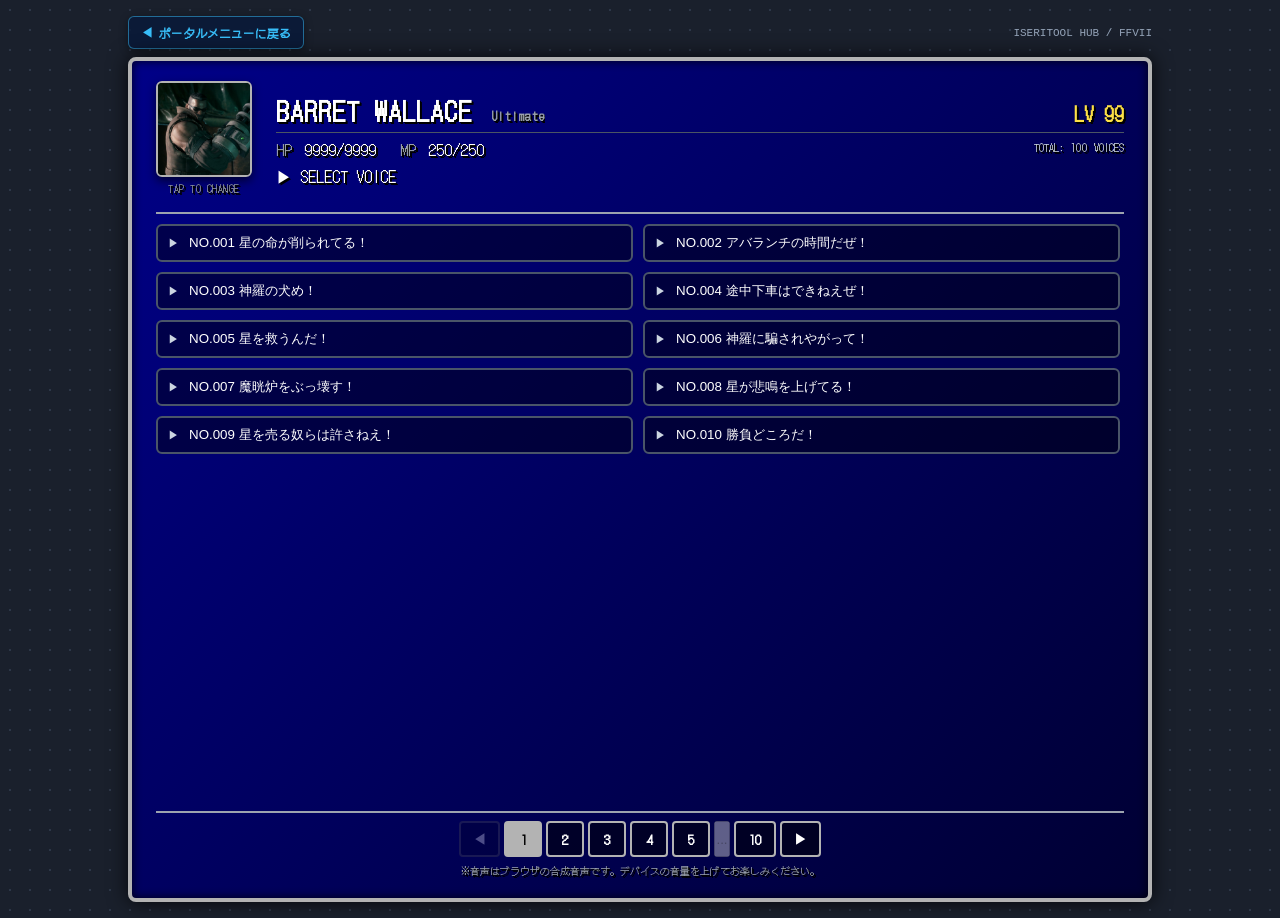
<file: Barretvoicebox/barret_voice_box_ultimate.html>
<!DOCTYPE html>
<html lang="ja">
<head>
    <meta charset="UTF-8">
    <meta name="viewport" content="width=device-width, initial-scale=1.0, maximum-scale=5.0">
    <title>バレット ボイスBOX アルティメット</title>
    <link rel="stylesheet" href="css/style.css">
</head>
<body>
    <!-- ポータルへ戻るナビゲーションバー -->
    <div class="nav-bar">
        <a href="../index.html" class="back-btn">
            <span>◀</span>
            <span>ポータルメニューに戻る</span>
        </a>
        <span class="nav-tag">ISERITOOL HUB / FFVII</span>
    </div>

    <!-- メインウィンドウ -->
    <div class="ff7-window" id="main-window">
        <!-- ヘッダー部分 -->
        <div class="barret-header">
            <!-- バレットアイコン -->
            <div class="portrait-wrapper">
                <div id="portrait-container" class="portrait-box" title="クリックで画像切り替え" onclick="cycleIcon()">
                    <img id="portrait-img" src="" alt="Barret Icon" style="display: none;" onerror="this.style.display='none'; document.getElementById('portrait-svg').style.display='block';">
                    <svg id="portrait-svg" xmlns="http://www.w3.org/2000/svg" width="36" height="36" viewBox="0 0 24 24" fill="none" stroke="currentColor" stroke-width="2" stroke-linecap="round" stroke-linejoin="round" style="color: #9ca3af;">
                        <circle cx="12" cy="8" r="5"></circle>
                        <path d="M3 21v-2a7 7 0 0 1 7-7h4a7 7 0 0 1 7 7v2"></path>
                        <line x1="21" y1="12" x2="21" y2="21" stroke-width="4" stroke="gray"></line>
                    </svg>
                    <div class="portrait-hover-hint">
                        <span>CHANGE<br>ICON</span>
                    </div>
                </div>
                <div class="portrait-tip">TAP TO CHANGE</div>
            </div>
            
            <!-- ステータス情報 -->
            <div class="status-info">
                <div class="status-title-row">
                    <h1 class="char-name">BARRET WALLACE <span class="char-name-sub">Ultimate</span></h1>
                    <span class="char-level">LV 99</span>
                </div>
                <div class="stats-row">
                    <div><span class="stat-label">HP</span> <span>9999</span>/9999</div>
                    <div><span class="stat-label">MP</span> <span>250</span>/250</div>
                    <div class="stat-total">TOTAL: 100 VOICES</div>
                </div>
                <div class="status-message-box">
                    <p class="status-message" id="status-text">▶ SELECT VOICE</p>
                </div>
            </div>
        </div>

        <!-- ボイスリスト表示エリア -->
        <div class="voice-scroll-area" id="scroll-area">
            <div class="voice-grid" id="voice-list-container">
                <!-- JavaScriptで動的にボタンが生成されます -->
            </div>
        </div>

        <!-- ページネーション -->
        <div class="pagination-area">
            <div class="pagination-controls" id="pagination-container">
                <!-- JavaScriptで動的に生成されます -->
            </div>
            <div class="pagination-note">
                ※音声はブラウザの合成音声です。デバイスの音量を上げてお楽しみください。
            </div>
        </div>
    </div>

    <!-- 外部スクリプトの読み込み -->
    <script src="js/voices.js"></script>
    <script src="js/app.js"></script>
</body>
</html>
</file>
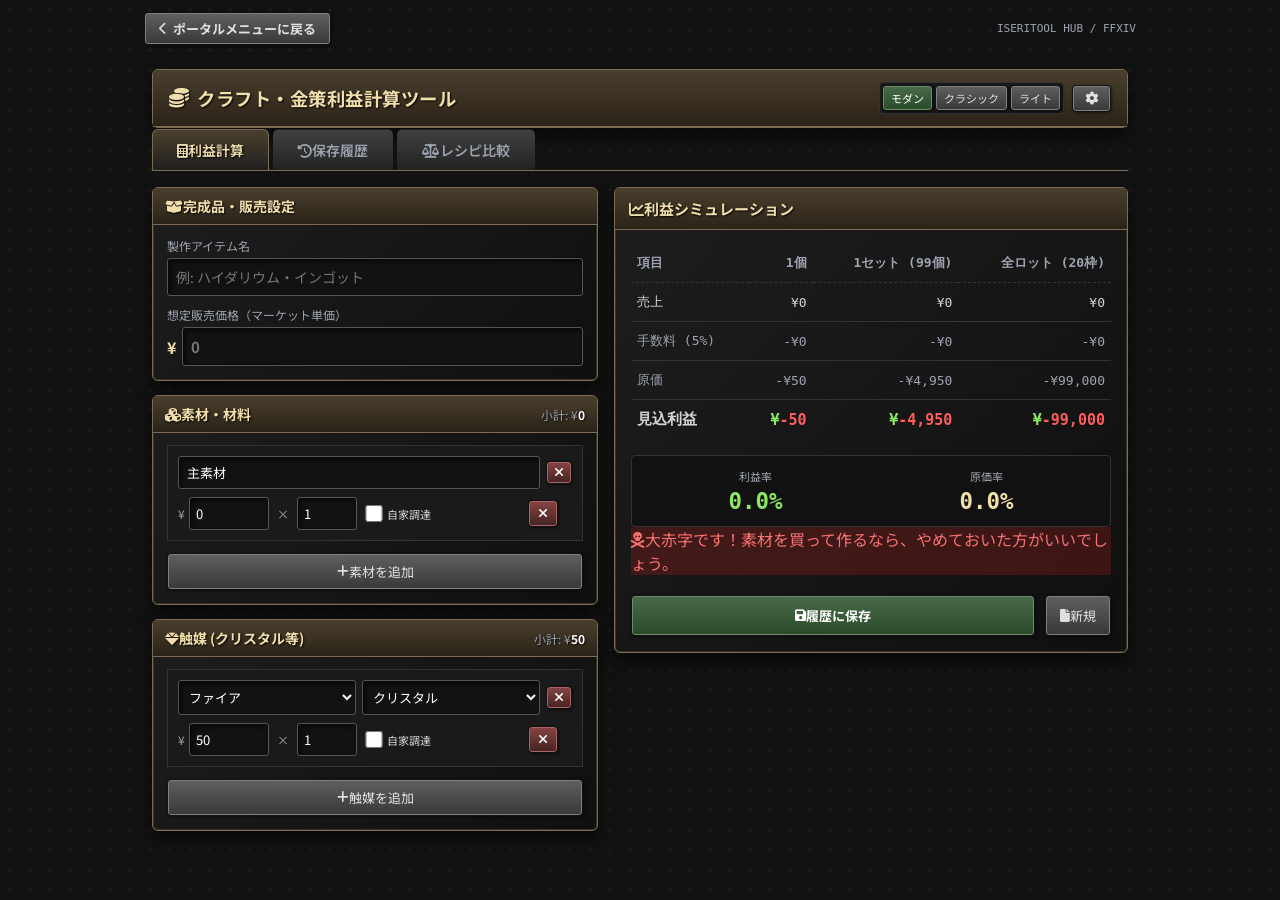
<file: FF14means/code_artifact.html>
<!DOCTYPE html>
<html lang="ja" data-theme="modern">
<head>
    <meta charset="UTF-8">
    <meta name="viewport" content="width=device-width, initial-scale=1.0, maximum-scale=5.0">
    <title>ゲーム向け クラフト・金策利益計算ツール</title>
    
    <!-- ファビコン (ダイヤのSVGアイコン) -->
    <link rel="icon" href="data:image/svg+xml,<svg xmlns=%22http://www.w3.org/2000/svg%22 viewBox=%220 0 512 512%22><path fill=%22%23f0deab%22 d=%22M116.7 33.8c4.5-6.1 11.7-9.8 19.3-9.8H376c7.6 0 14.8 3.6 19.3 9.8l112 152c6.8 9.2 6.1 21.9-1.5 30.4l-232 256c-4.5 5-11 7.9-17.8 7.9s-13.2-2.9-17.8-7.9l-232-256c-7.7-8.5-8.3-21.2-1.5-30.4l112-152z%22/></svg>">
    
    <!-- Icons & Pure CSS -->
    <link href="https://cdnjs.cloudflare.com/ajax/libs/font-awesome/6.0.0/css/all.min.css" rel="stylesheet">
    <link rel="stylesheet" href="css/style.css">
</head>
<body>

    <!-- ポータルへ戻るナビゲーションバー -->
    <div class="nav-bar">
        <a href="../index.html" class="ff-button back-btn">
            <i class="fas fa-chevron-left mr-1"></i>
            <span>ポータルメニューに戻る</span>
        </a>
        <span class="theme-text-muted" style="font-size: 11px; font-family: monospace;">ISERITOOL HUB / FFXIV</span>
    </div>

    <!-- メインコンテナ -->
    <div class="app-container">
        
        <!-- ヘッダーエリア -->
        <header class="ff-window mb-4">
            <div class="ff-header p-3 px-4 flex flex-wrap justify-between items-center gap-2" style="display: flex; justify-content: space-between; align-items: center; padding: 12px 16px;">
                <div style="display: flex; align-items: center; gap: 8px;">
                    <i class="fas fa-coins ff-text-gold" style="font-size: 1.25rem;"></i>
                    <h1 style="font-weight: 700; font-size: 1.15rem; letter-spacing: 0.5px;">クラフト・金策利益計算ツール</h1>
                </div>
                <div style="display: flex; align-items: center; gap: 8px;">
                    <!-- テーマ切り替え -->
                    <div class="theme-panel" style="display: flex; padding: 2px; border-radius: 4px; gap: 2px;">
                        <button onclick="applyTheme('modern')" data-theme-name="modern" class="theme-btn ff-button" style="padding: 4px 8px; font-size: 11px;" title="モダン">モダン</button>
                        <button onclick="applyTheme('classic')" data-theme-name="classic" class="theme-btn ff-button" style="padding: 4px 8px; font-size: 11px;" title="クラシック">クラシック</button>
                        <button onclick="applyTheme('light')" data-theme-name="light" class="theme-btn ff-button" style="padding: 4px 8px; font-size: 11px;" title="ライト">ライト</button>
                    </div>
                    <!-- 設定ボタン -->
                    <button onclick="openSettingsModal()" class="ff-button" style="padding: 6px 12px;" title="設定"><i class="fas fa-cog"></i></button>
                </div>
            </div>
        </header>

        <!-- タブ切り替え -->
        <div class="tabs-container">
            <button onclick="switchTab('calc')" id="tab-btn-calc" class="ff-tab ff-tab-active"><i class="fas fa-calculator mr-2"></i>利益計算</button>
            <button onclick="switchTab('history')" id="tab-btn-history" class="ff-tab"><i class="fas fa-history mr-2"></i>保存履歴</button>
            <button onclick="switchTab('compare')" id="tab-btn-compare" class="ff-tab"><i class="fas fa-balance-scale mr-2"></i>レシピ比較</button>
        </div>

        <!-- 1. 利益計算タブ -->
        <div id="tab-content-calc" class="tab-content">
            
            <div class="grid-cols-2">
                
                <!-- 左カラム：入力セクション -->
                <div style="display: flex; flex-direction: column; gap: 14px;">
                    
                    <!-- 完成品・販売価格設定 -->
                    <div class="ff-window" style="padding: 14px;">
                        <div class="ff-header" style="margin: -14px -14px 12px -14px; padding: 8px 12px; font-weight: 700; font-size: 14px;">
                            <i class="fas fa-box-open mr-1 ff-text-gold"></i>完成品・販売設定
                        </div>
                        <div style="display: flex; flex-direction: column; gap: 10px;">
                            <div>
                                <label class="theme-text-muted" style="font-size: 12px; display: block; margin-bottom: 4px;">製作アイテム名</label>
                                <input type="text" id="product-name" placeholder="例: ハイダリウム・インゴット" class="ff-input" style="width: 100%; padding: 8px; font-size: 14px;">
                            </div>
                            <div>
                                <label class="theme-text-muted" style="font-size: 12px; display: block; margin-bottom: 4px;">想定販売価格（マーケット単価）</label>
                                <div style="display: flex; align-items: center; gap: 6px;">
                                    <span class="ff-text-gold" style="font-weight: 700;">¥</span>
                                    <input type="number" min="0" step="any" id="selling-price" placeholder="0" oninput="if(this.value<0)this.value=0; calculate()" class="ff-input" style="width: 100%; padding: 8px; font-size: 15px; font-weight: 700;">
                                </div>
                            </div>
                        </div>
                    </div>

                    <!-- 材料一覧 -->
                    <div class="ff-window" style="padding: 14px;">
                        <div class="ff-header" style="margin: -14px -14px 12px -14px; padding: 8px 12px; display: flex; justify-content: space-between; align-items: center;">
                            <span style="font-weight: 700; font-size: 14px;"><i class="fas fa-cubes mr-1 ff-text-gold"></i>素材・材料</span>
                            <span class="theme-text-muted" style="font-size: 12px;">小計: ¥<span id="total-material-cost" style="font-weight: 700; color: #fff;">0</span></span>
                        </div>
                        <div id="materials-container" style="display: flex; flex-direction: column; gap: 8px; margin-bottom: 12px;"></div>
                        <button onclick="addMaterialRow('', 0, 1, false)" class="ff-button" style="width: 100%; padding: 8px; font-size: 13px;"><i class="fas fa-plus mr-1"></i>素材を追加</button>
                    </div>

                    <!-- 触媒（クリスタル）一覧 -->
                    <div class="ff-window" style="padding: 14px;">
                        <div class="ff-header" style="margin: -14px -14px 12px -14px; padding: 8px 12px; display: flex; justify-content: space-between; align-items: center;">
                            <span style="font-weight: 700; font-size: 14px;"><i class="fas fa-gem mr-1 ff-text-gold"></i>触媒 (クリスタル等)</span>
                            <span class="theme-text-muted" style="font-size: 12px;">小計: ¥<span id="total-catalyst-cost" style="font-weight: 700; color: #fff;">0</span></span>
                        </div>
                        <div id="catalysts-container" style="display: flex; flex-direction: column; gap: 8px; margin-bottom: 12px;"></div>
                        <button onclick="addCatalystRow('ファイア', 'クリスタル', 50, 1, false)" class="ff-button" style="width: 100%; padding: 8px; font-size: 13px;"><i class="fas fa-plus mr-1"></i>触媒を追加</button>
                    </div>

                </div>

                <!-- 右カラム：計算結果・シミュレーション -->
                <div style="display: flex; flex-direction: column; gap: 14px;">
                    
                    <div class="ff-window" style="padding: 16px;">
                        <div class="ff-header" style="margin: -16px -16px 14px -16px; padding: 10px 14px; font-weight: 700; font-size: 15px;">
                            <i class="fas fa-chart-line mr-1 ff-text-gold"></i>利益シミュレーション
                        </div>
                        
                        <div class="table-responsive">
                            <table class="calc-table">
                                <thead>
                                    <tr class="theme-text-muted" style="border-bottom: 1px dashed var(--panel-border);">
                                        <th>項目</th>
                                        <th style="text-align: right;">1個</th>
                                        <th style="text-align: right;">1セット (99個)</th>
                                        <th style="text-align: right;">全ロット (20枠)</th>
                                    </tr>
                                </thead>
                                <tbody>
                                    <tr style="border-bottom: 1px solid var(--panel-border);">
                                        <td>売上</td>
                                        <td style="text-align: right;">¥<span id="calc-rev-1">0</span></td>
                                        <td style="text-align: right;">¥<span id="calc-rev-lot">0</span></td>
                                        <td style="text-align: right;">¥<span id="calc-rev-total">0</span></td>
                                    </tr>
                                    <tr class="theme-text-muted" style="border-bottom: 1px solid var(--panel-border);">
                                        <td>手数料 (<span class="setting-tax-rate-display">5</span>%)</td>
                                        <td style="text-align: right;">-¥<span id="calc-fee-1">0</span></td>
                                        <td style="text-align: right;">-¥<span id="calc-fee-lot">0</span></td>
                                        <td style="text-align: right;">-¥<span id="calc-fee-total">0</span></td>
                                    </tr>
                                    <tr class="theme-text-muted" style="border-bottom: 1px solid var(--panel-border);">
                                        <td>原価</td>
                                        <td style="text-align: right;">-¥<span id="calc-cost-1">0</span></td>
                                        <td style="text-align: right;">-¥<span id="calc-cost-lot">0</span></td>
                                        <td style="text-align: right;">-¥<span id="calc-cost-total">0</span></td>
                                    </tr>
                                    <tr style="font-weight: 700; font-size: 15px;">
                                        <td>見込利益</td>
                                        <td style="text-align: right;" class="ff-text-green">¥<span id="calc-profit-1">0</span></td>
                                        <td style="text-align: right;" class="ff-text-green">¥<span id="calc-profit-lot">0</span></td>
                                        <td style="text-align: right;" class="ff-text-green">¥<span id="calc-profit-total">0</span></td>
                                    </tr>
                                </tbody>
                            </table>
                        </div>

                        <!-- 利益率 & 原価率 -->
                        <div class="theme-panel-dark" style="display: grid; grid-template-columns: 1fr 1fr; gap: 8px; padding: 12px; border-radius: 4px; text-align: center; margin-top: 16px;">
                            <div>
                                <div class="theme-text-muted" style="font-size: 11px; margin-bottom: 4px;">利益率</div>
                                <div class="ff-text-green" style="font-weight: 700; font-size: 1.4rem; font-family: monospace;"><span id="summary-profit-margin">0.0</span>%</div>
                            </div>
                            <div>
                                <div class="theme-text-muted" style="font-size: 11px; margin-bottom: 4px;">原価率</div>
                                <div class="ff-text-gold" style="font-weight: 700; font-size: 1.4rem; font-family: monospace;"><span id="summary-cost-margin">0.0</span>%</div>
                            </div>
                        </div>

                        <!-- アドバイス -->
                        <div id="profit-advice" class="hidden"></div>

                        <!-- 保存 & 新規作成ボタン -->
                        <div style="margin-top: 20px; display: flex; flex-direction: column; gap: 10px;">
                            <div id="overwrite-container" class="hidden" style="display: flex; align-items: center; gap: 6px; font-size: 12px;">
                                <input type="checkbox" id="overwrite-check" class="ff-checkbox">
                                <label for="overwrite-check" style="cursor: pointer;">読み込んだ履歴を上書き保存する</label>
                            </div>
                            <div style="display: flex; gap: 10px;">
                                <button onclick="saveToHistory()" id="btn-save-history" class="ff-button ff-button-primary" style="flex: 1; padding: 10px; font-weight: 700;"><i class="fas fa-save mr-2"></i>履歴に保存</button>
                                <button onclick="createNew()" class="ff-button" style="padding: 10px 14px;"><i class="fas fa-file mr-1"></i>新規</button>
                            </div>
                        </div>

                    </div>

                </div>

            </div>

        </div>

        <!-- 2. 保存履歴タブ -->
        <div id="tab-content-history" class="tab-content hidden">
            <div class="ff-window" style="padding: 16px;">
                <div class="ff-header" style="margin: -16px -16px 16px -16px; padding: 10px 16px; display: flex; justify-content: space-between; align-items: center;">
                    <span style="font-weight: 700;"><i class="fas fa-history mr-1 ff-text-gold"></i>保存済みレシピ一覧</span>
                    <button onclick="clearHistory()" class="ff-button ff-button-danger" style="font-size: 11px; padding: 4px 8px;"><i class="fas fa-trash-alt mr-1"></i>全履歴削除</button>
                </div>
                <div id="history-container" style="display: grid; grid-template-columns: repeat(auto-fill, minmax(280px, 1fr)); gap: 14px;">
                    <div id="empty-history-msg" class="theme-panel-dark" style="grid-column: 1 / -1; padding: 36px; text-align: center; border-radius: 4px; border: var(--panel-border-dotted);">
                        <i class="fas fa-folder-open ff-text-gold" style="font-size: 32px; margin-bottom: 10px;"></i>
                        <p style="font-size: 14px; color: var(--text-muted);">保存されたレシピデータはありません</p>
                    </div>
                </div>
            </div>
        </div>

        <!-- 3. レシピ比較タブ -->
        <div id="tab-content-compare" class="tab-content hidden">
            <div class="ff-window" style="padding: 16px;">
                <div class="ff-header" style="margin: -16px -16px 16px -16px; padding: 10px 16px; font-weight: 700;">
                    <i class="fas fa-balance-scale mr-1 ff-text-gold"></i>レシピ比較シミュレーター
                </div>
                <div class="grid-cols-2" style="margin-bottom: 16px;">
                    <div>
                        <label class="theme-text-muted" style="font-size: 12px; display: block; margin-bottom: 4px;">レシピ A</label>
                        <select id="compare-select-1" onchange="updateCompareView()" class="ff-input" style="width: 100%; padding: 8px; font-size: 13px;"></select>
                    </div>
                    <div>
                        <label class="theme-text-muted" style="font-size: 12px; display: block; margin-bottom: 4px;">レシピ B</label>
                        <select id="compare-select-2" onchange="updateCompareView()" class="ff-input" style="width: 100%; padding: 8px; font-size: 13px;"></select>
                    </div>
                </div>
                <div id="compare-result-container" class="grid-cols-2"></div>
            </div>
        </div>

    </div>

    <!-- 設定モーダル -->
    <div id="settings-modal" class="modal-overlay hidden">
        <div class="ff-window" style="width: 100%; max-width: 420px; padding: 20px;">
            <div class="ff-header" style="margin: -20px -20px 16px -20px; padding: 10px 16px; display: flex; justify-content: space-between; align-items: center;">
                <span style="font-weight: 700;"><i class="fas fa-cog mr-1 ff-text-gold"></i>計算設定</span>
                <button onclick="closeSettingsModal()" class="ff-button" style="padding: 2px 6px;"><i class="fas fa-times"></i></button>
            </div>
            <div style="display: flex; flex-direction: column; gap: 14px;">
                <div>
                    <label class="theme-text-muted" style="font-size: 12px; display: block; margin-bottom: 4px;">マーケット手数料率 (%)</label>
                    <input type="number" id="setting-tax-rate" min="0" max="100" step="0.1" class="ff-input" style="width: 100%; padding: 8px;">
                </div>
                <div>
                    <label class="theme-text-muted" style="font-size: 12px; display: block; margin-bottom: 4px;">1セットあたりの個数</label>
                    <input type="number" id="setting-lot-size" min="1" max="999" class="ff-input" style="width: 100%; padding: 8px;">
                </div>
                <div>
                    <label class="theme-text-muted" style="font-size: 12px; display: block; margin-bottom: 4px;">リテイナー出品枠数</label>
                    <input type="number" id="setting-lot-count" min="1" max="100" class="ff-input" style="width: 100%; padding: 8px;">
                </div>
                <div style="display: flex; gap: 8px; justify-content: flex-end; margin-top: 10px;">
                    <button onclick="closeSettingsModal()" class="ff-button" style="padding: 8px 16px;">キャンセル</button>
                    <button onclick="saveSettings()" class="ff-button ff-button-primary" style="padding: 8px 16px; font-weight: 700;">設定を保存</button>
                </div>
            </div>
        </div>
    </div>

    <!-- 確認モーダル -->
    <div id="confirm-modal" class="modal-overlay hidden">
        <div class="ff-window" style="width: 100%; max-width: 380px; padding: 20px; text-align: center;">
            <i class="fas fa-question-circle ff-text-gold" style="font-size: 36px; margin-bottom: 12px;"></i>
            <div id="confirm-message" style="font-size: 14px; margin-bottom: 20px; line-height: 1.5;"></div>
            <div style="display: flex; gap: 10px; justify-content: center;">
                <button onclick="closeConfirm(false)" class="ff-button" style="padding: 8px 20px;">キャンセル</button>
                <button onclick="closeConfirm(true)" class="ff-button ff-button-primary" style="padding: 8px 20px; font-weight: 700;">OK</button>
            </div>
        </div>
    </div>

    <!-- 外部スクリプトの読み込み -->
    <script src="js/data.js"></script>
    <script src="js/calculator.js"></script>
    <script src="js/app.js"></script>
</body>
</html>
</file>
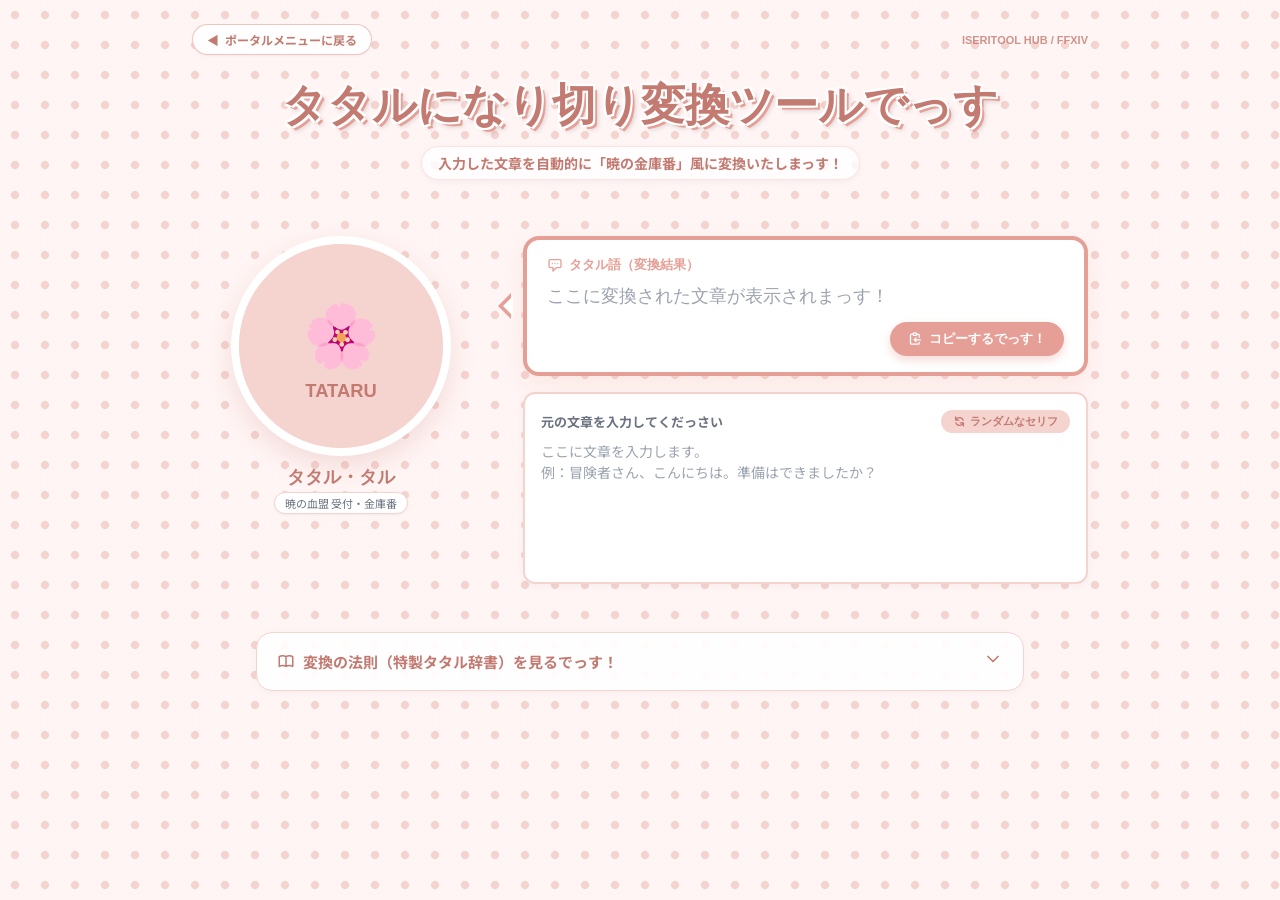
<file: tatarutool/code_artifact (1).html>
<!DOCTYPE html>
<html lang="ja">
<head>
    <meta charset="UTF-8">
    <meta name="viewport" content="width=device-width, initial-scale=1.0, maximum-scale=5.0">
    <title>タタル・タルなりきり変換ツールでっす！</title>
    
    <!-- Lightweight Pure CSS -->
    <link rel="stylesheet" href="css/style.css">
</head>
<body>

    <!-- ポータルへ戻るナビゲーションバー -->
    <div class="nav-bar">
        <a href="../index.html" class="back-btn">
            <span>◀</span>
            <span>ポータルメニューに戻る</span>
        </a>
        <span class="nav-tag font-cute">ISERITOOL HUB / FFXIV</span>
    </div>

    <!-- メインコンテンツ -->
    <div class="main-wrapper">
        
        <!-- ヘッダー -->
        <header class="tataru-header">
            <h1 class="font-cute title-pop">
                タタルになり切り<br style="display: none;">変換ツールでっす
            </h1>
            <p class="header-badge">
                入力した文章を自動的に「暁の金庫番」風に変換いたしまっす！
            </p>
        </header>

        <!-- メイン変換エリア -->
        <main class="content-grid">
            
            <!-- キャラクターアイコンエリア -->
            <div class="char-area">
                <div class="char-circle" onclick="document.getElementById('image-upload').click()">
                    <img id="char-image" src="data:image/svg+xml,%3Csvg xmlns='http://www.w3.org/2000/svg' viewBox='0 0 200 200'%3E%3Ccircle cx='100' cy='100' r='100' fill='%23F5D3CF'/%3E%3Ctext x='50%25' y='45%25' font-size='60' text-anchor='middle' dominant-baseline='central'%3E🌸%3C/text%3E%3Ctext x='50%25' y='75%25' font-size='18' font-weight='bold' fill='%23C27A71' text-anchor='middle' font-family='sans-serif'%3ETATARU%3C/text%3E%3C/svg%3E" alt="タタル・タル">
                    <div class="char-upload-hint">
                        <span class="upload-pill">画像を変更</span>
                    </div>
                </div>
                <input type="file" id="image-upload" style="display: none;" accept="image/*" onchange="previewImage(event)">
                
                <div class="char-title-box">
                    <p class="font-cute char-name">タタル・タル</p>
                    <p class="char-role">暁の血盟 受付・金庫番</p>
                </div>
            </div>

            <!-- 翻訳ボックスエリア -->
            <div class="trans-area">
                
                <!-- 出力ボックス（吹き出し風） -->
                <div id="output-container" class="speech-bubble">
                    <h2 class="output-header font-cute">
                        <svg width="16" height="16" fill="none" stroke="currentColor" viewBox="0 0 24 24">
                            <path stroke-linecap="round" stroke-linejoin="round" stroke-width="2" d="M8 10h.01M12 10h.01M16 10h.01M9 16H5a2 2 0 01-2-2V6a2 2 0 012-2h14a2 2 0 012 2v8a2 2 0 01-2 2h-5l-5 5v-5z" />
                        </svg>
                        タタル語（変換結果）
                    </h2>
                    <div id="output-text" class="output-body output-placeholder font-cute">ここに変換された文章が表示されまっす！</div>
                    
                    <div class="output-footer">
                        <button onclick="copyToClipboard()" class="copy-btn font-cute">
                            <svg width="15" height="15" fill="none" stroke="currentColor" viewBox="0 0 24 24">
                                <path stroke-linecap="round" stroke-linejoin="round" stroke-width="2" d="M8 5H6a2 2 0 00-2 2v12a2 2 0 002 2h10a2 2 0 002-2v-1M8 5a2 2 0 002 2h2a2 2 0 002-2M8 5a2 2 0 012-2h2a2 2 0 012 2m0 0h2a2 2 0 012 2v3m2 4H10m0 0l3-3m-3 3l3 3" />
                            </svg>
                            コピーするでっす！
                        </button>
                        <div id="copy-toast" class="copy-toast">コピーしまっした！</div>
                    </div>
                </div>

                <!-- 入力ボックス -->
                <div class="input-box">
                    <div class="input-header">
                        <h2 class="input-title">元の文章を入力してくだっさい</h2>
                        <button onclick="setRandomQuote()" class="random-btn">
                            <svg width="13" height="13" viewBox="0 0 20 20" fill="currentColor">
                                <path fill-rule="evenodd" d="M4 2a1 1 0 011 1v2.101a7.002 7.002 0 0111.601 2.566 1 1 0 11-1.885.666A5.002 5.002 0 005.999 7H9a1 1 0 010 2H4a1 1 0 01-1-1V3a1 1 0 011-1zm.008 9.057a1 1 0 011.276.61A5.002 5.002 0 0014.001 13H11a1 1 0 110-2h5a1 1 0 011 1v5a1 1 0 11-2 0v-2.101a7.002 7.002 0 01-11.601-2.566 1 1 0 01.61-1.276z" clip-rule="evenodd" />
                            </svg>
                            ランダムなセリフ
                        </button>
                    </div>
                    <textarea 
                        id="input-text" 
                        class="trans-textarea"
                        placeholder="ここに文章を入力します。&#10;例：冒険者さん、こんにちは。準備はできましたか？"
                        oninput="convertText()"
                    ></textarea>
                </div>
                
            </div>
        </main>

        <!-- 特製タタル辞書（アコーディオン） -->
        <details class="dict-details">
            <summary class="dict-summary">
                <div class="dict-summary-title">
                    <svg width="18" height="18" fill="none" stroke="currentColor" viewBox="0 0 24 24">
                        <path stroke-linecap="round" stroke-linejoin="round" stroke-width="2" d="M12 6.253v13m0-13C10.832 5.477 9.246 5 7.5 5S4.168 5.477 3 6.253v13C4.168 18.477 5.754 18 7.5 18s3.332.477 4.5 1.253m0-13C13.168 5.477 14.754 5 16.5 5c1.747 0 3.332.477 4.5 1.253v13C19.832 18.477 18.247 18 16.5 18c-1.746 0-3.332.477-4.5 1.253" />
                    </svg>
                    <span>変換の法則（特製タタル辞書）を見るでっす！</span>
                </div>
                <span class="dict-arrow">
                    <svg fill="none" height="20" stroke="currentColor" stroke-linecap="round" stroke-linejoin="round" stroke-width="2" viewBox="0 0 24 24" width="20"><path d="M6 9l6 6 6-6"></path></svg>
                </span>
            </summary>
            
            <div class="dict-content">
                <div class="dict-grid">
                    <!-- 基本の語尾 -->
                    <div class="dict-section-title">基本の語尾</div>
                    <div class="dict-item"><span class="dict-from">です</span> ➡️ <span class="dict-to">でっす</span></div>
                    <div class="dict-item"><span class="dict-from">ます</span> ➡️ <span class="dict-to">まっす</span></div>
                    <div class="dict-item"><span class="dict-from">でした</span> ➡️ <span class="dict-to">でっした</span></div>
                    <div class="dict-item"><span class="dict-from">ました</span> ➡️ <span class="dict-to">まっした</span></div>
                    <div class="dict-item"><span class="dict-from">ません</span> ➡️ <span class="dict-to">まっせん</span></div>
                    <div class="dict-item"><span class="dict-from">ください</span> ➡️ <span class="dict-to">くだっさい</span></div>
                    
                    <!-- 挨拶・日常会話 -->
                    <div class="dict-section-title">挨拶・日常会話</div>
                    <div class="dict-item"><span class="dict-from">おはよう</span> ➡️ <span class="dict-to">おはようございまっす</span></div>
                    <div class="dict-item"><span class="dict-from">こんにちは</span> ➡️ <span class="dict-to">こんにちはでっす</span></div>
                    <div class="dict-item"><span class="dict-from">ありがとう</span> ➡️ <span class="dict-to">ありがとうございまっす</span></div>
                    <div class="dict-item"><span class="dict-from">よろしく</span> ➡️ <span class="dict-to">よろしくお願いしまっす</span></div>
                    <div class="dict-item"><span class="dict-from">お疲れ</span> ➡️ <span class="dict-to">お疲れ様でっす</span></div>
                    <div class="dict-item"><span class="dict-from">はい / いいえ</span> ➡️ <span class="dict-to">はいでっす / いいえでっす</span></div>
                    
                    <!-- 暁の金庫番 特有のセリフ -->
                    <div class="dict-section-title">暁の金庫番 特有のセリフ</div>
                    <div class="dict-item"><span class="dict-from">がんばって</span> ➡️ <span class="dict-to" style="color: var(--tataru-pink);">ご武運を祈ってまっす</span></div>
                    <div class="dict-item"><span class="dict-from">儲かる</span> ➡️ <span class="dict-to" style="color: var(--tataru-pink);">大繁盛でっす</span></div>
                    <div class="dict-item"><span class="dict-from">お茶</span> ➡️ <span class="dict-to" style="color: var(--tataru-pink);">お茶を淹れまっすね</span></div>
                    <div class="dict-item"><span class="dict-from">任せて</span> ➡️ <span class="dict-to">ドーンとお任せくださいでっす！</span></div>
                    <div class="dict-item"><span class="dict-from">わかった</span> ➡️ <span class="dict-to">了解でっす！</span></div>
                    <div class="dict-item"><span class="dict-from">大変</span> ➡️ <span class="dict-to">たたた、大変でっす！</span></div>
                </div>
                <p class="dict-note">※句読点（。、！？）や改行の前にある言葉が主に変換されまっす。漢字表記にも対応していまっす！</p>
            </div>
        </details>
    </div>

    <!-- 外部スクリプトの読み込み -->
    <script src="js/dictionary.js"></script>
    <script src="js/app.js"></script>
</body>
</html>
</file>
<file: css/portal.css>
/* ==========================================================================
   ISERI TOOL HUB - Portal Stylesheet (Pure CSS / Lightweight)
   ========================================================================== */

:root {
    --bg-main: #080c14;
    --panel-bg: rgba(18, 24, 38, 0.75);
    --panel-border: rgba(255, 255, 255, 0.1);
    --panel-border-hover: rgba(255, 255, 255, 0.25);
    --text-primary: #f8fafc;
    --text-secondary: #94a3b8;
    --text-muted: #64748b;
    
    --cyan-primary: #38bdf8;
    --cyan-glow: rgba(56, 189, 248, 0.35);
    --pink-primary: #f472b6;
    --pink-glow: rgba(244, 114, 182, 0.35);
    --amber-primary: #fbbf24;
    --amber-glow: rgba(251, 191, 36, 0.35);
    --emerald-primary: #34d399;
}

*, *::before, *::after {
    box-sizing: border-box;
    margin: 0;
    padding: 0;
}

body {
    background-color: var(--bg-main);
    color: var(--text-primary);
    font-family: 'Noto Sans JP', -apple-system, BlinkMacSystemFont, 'Segoe UI', Roboto, sans-serif;
    min-height: 100vh;
    position: relative;
    overflow-x: hidden;
    line-height: 1.5;
    -webkit-font-smoothing: antialiased;
}

/* Background Grid & Ambient */
.bg-grid {
    position: fixed;
    inset: 0;
    pointer-events: none;
    z-index: 0;
    background-size: 40px 40px;
    background-image: 
        linear-gradient(to right, rgba(255, 255, 255, 0.03) 1px, transparent 1px),
        linear-gradient(to bottom, rgba(255, 255, 255, 0.03) 1px, transparent 1px);
}

.ambient-orb {
    position: absolute;
    border-radius: 50%;
    filter: blur(80px);
    pointer-events: none;
    z-index: 0;
    opacity: 0.5;
    animation: orb-pulse 6s ease-in-out infinite alternate;
}
.orb-1 { width: 320px; height: 320px; background: rgba(37, 99, 235, 0.2); top: -60px; left: -80px; }
.orb-2 { width: 380px; height: 380px; background: rgba(99, 102, 241, 0.15); top: 30%; right: -100px; animation-delay: 2s; }
.orb-3 { width: 320px; height: 320px; background: rgba(225, 29, 72, 0.12); bottom: 15%; left: 20%; animation-delay: 4s; }

@keyframes orb-pulse {
    0% { transform: scale(1); opacity: 0.4; }
    100% { transform: scale(1.1); opacity: 0.7; }
}

/* Glass Panels */
.glass-panel {
    background: var(--panel-bg);
    backdrop-filter: blur(12px);
    -webkit-backdrop-filter: blur(12px);
    border: 1px solid var(--panel-border);
    border-radius: 16px;
}

/* Main Layout Container */
.portal-container {
    position: relative;
    z-index: 10;
    display: flex;
    flex-direction: column;
    min-height: 100vh;
    max-width: 1280px;
    margin: 0 auto;
    padding: 16px;
}
@media (min-width: 640px) {
    .portal-container { padding: 32px 24px; }
}

/* Header */
.portal-header {
    display: flex;
    flex-direction: column;
    align-items: center;
    justify-content: space-between;
    gap: 12px;
    padding: 14px 20px;
    margin-bottom: 24px;
    box-shadow: 0 10px 30px rgba(0, 0, 0, 0.5);
}
@media (min-width: 640px) {
    .portal-header {
        flex-direction: row;
        margin-bottom: 36px;
    }
}

.brand-wrapper {
    display: flex;
    align-items: center;
    gap: 12px;
    width: 100%;
}
@media (min-width: 640px) {
    .brand-wrapper { width: auto; }
}

.brand-icon {
    width: 38px;
    height: 38px;
    border-radius: 10px;
    background: linear-gradient(135deg, #06b6d4, #4f46e5);
    display: flex;
    align-items: center;
    justify-content: center;
    color: #fff;
    box-shadow: 0 4px 15px rgba(6, 182, 212, 0.3);
    flex-shrink: 0;
}
.brand-icon svg { width: 22px; height: 22px; }

.brand-title {
    font-family: 'Outfit', sans-serif;
    font-size: 1.15rem;
    font-weight: 800;
    letter-spacing: 0.5px;
    color: #fff;
    display: flex;
    align-items: center;
    gap: 8px;
}
.version-badge {
    font-family: 'Orbitron', monospace;
    font-size: 9px;
    font-weight: 700;
    padding: 2px 6px;
    background: rgba(56, 189, 248, 0.15);
    color: var(--cyan-primary);
    border: 1px solid rgba(56, 189, 248, 0.3);
    border-radius: 9999px;
}
.brand-subtitle {
    font-size: 11px;
    color: var(--text-secondary);
}

.header-widgets {
    display: flex;
    align-items: center;
    justify-content: space-between;
    width: 100%;
    gap: 12px;
    font-family: monospace;
    font-size: 11px;
}
@media (min-width: 640px) {
    .header-widgets { width: auto; justify-content: flex-end; }
}

.status-badge, .clock-widget {
    background: rgba(15, 23, 42, 0.7);
    border: 1px solid rgba(51, 65, 85, 0.6);
    padding: 6px 10px;
    border-radius: 8px;
    display: flex;
    align-items: center;
    gap: 6px;
}
.status-dot {
    width: 7px;
    height: 7px;
    border-radius: 50%;
    background-color: var(--emerald-primary);
    box-shadow: 0 0 8px var(--emerald-primary);
}
.clock-widget {
    color: var(--cyan-primary);
    font-weight: 700;
    min-width: 72px;
    justify-content: center;
}

/* Hero Section */
.hero-section {
    text-align: center;
    max-width: 768px;
    margin: 0 auto 24px;
    padding: 0 8px;
}
@media (min-width: 640px) {
    .hero-section { margin-bottom: 40px; }
}

.hero-pill {
    display: inline-flex;
    align-items: center;
    gap: 6px;
    padding: 4px 14px;
    border-radius: 9999px;
    background: linear-gradient(90deg, rgba(56, 189, 248, 0.1), rgba(244, 114, 182, 0.1));
    border: 1px solid rgba(255, 255, 255, 0.1);
    font-size: 11px;
    color: #e2e8f0;
    margin-bottom: 12px;
}
.hero-title {
    font-family: 'Outfit', sans-serif;
    font-size: 1.75rem;
    font-weight: 900;
    color: #fff;
    line-height: 1.2;
    margin-bottom: 10px;
    letter-spacing: -0.5px;
}
@media (min-width: 640px) {
    .hero-title { font-size: 2.75rem; margin-bottom: 14px; }
}
.text-gradient {
    background: linear-gradient(135deg, #38bdf8 0%, #818cf8 100%);
    -webkit-background-clip: text;
    -webkit-text-fill-color: transparent;
}
.hero-desc {
    font-size: 12px;
    color: var(--text-secondary);
    line-height: 1.6;
    max-width: 580px;
    margin: 0 auto;
}
@media (min-width: 640px) {
    .hero-desc { font-size: 14px; }
}

/* Filter & Search Bar */
.control-bar {
    display: flex;
    flex-direction: column;
    gap: 12px;
    margin-bottom: 24px;
}
@media (min-width: 768px) {
    .control-bar {
        flex-direction: row;
        align-items: center;
        justify-content: space-between;
        margin-bottom: 32px;
    }
}

.filter-tabs {
    display: flex;
    align-items: center;
    gap: 6px;
    padding: 6px;
    overflow-x: auto;
    white-space: nowrap;
    -webkit-overflow-scrolling: touch;
    scrollbar-width: none;
}
.filter-tabs::-webkit-scrollbar { display: none; }

.filter-btn {
    padding: 6px 12px;
    border-radius: 8px;
    font-size: 11px;
    font-weight: 600;
    color: var(--text-secondary);
    background: transparent;
    border: none;
    cursor: pointer;
    transition: all 0.2s ease;
    white-space: nowrap;
}
.filter-btn:hover {
    color: #fff;
    background: rgba(255, 255, 255, 0.06);
}
.filter-btn.active {
    background: var(--cyan-primary);
    color: #000;
    font-weight: 700;
    box-shadow: 0 2px 10px var(--cyan-glow);
}

.search-wrapper {
    position: relative;
    width: 100%;
}
@media (min-width: 768px) {
    .search-wrapper { width: 260px; }
}
.search-icon {
    position: absolute;
    left: 12px;
    top: 50%;
    transform: translateY(-50%);
    width: 14px;
    height: 14px;
    color: var(--text-muted);
    pointer-events: none;
}
.search-input {
    width: 100%;
    padding: 8px 12px 8px 34px;
    background: rgba(15, 23, 42, 0.8);
    border: 1px solid rgba(51, 65, 85, 0.8);
    border-radius: 10px;
    color: #fff;
    font-size: 12px;
    outline: none;
    transition: all 0.2s;
}
.search-input:focus {
    border-color: var(--cyan-primary);
    box-shadow: 0 0 10px var(--cyan-glow);
}
.search-input::placeholder { color: var(--text-muted); }

/* Tool Cards Grid */
.tools-grid {
    display: grid;
    grid-template-columns: 1fr;
    gap: 20px;
    margin-bottom: 40px;
}
@media (min-width: 640px) {
    .tools-grid { grid-template-columns: repeat(2, 1fr); }
}
@media (min-width: 1024px) {
    .tools-grid { grid-template-columns: repeat(3, 1fr); gap: 24px; }
}

.tool-card {
    border-radius: 20px;
    padding: 20px;
    display: flex;
    flex-direction: column;
    justify-content: space-between;
    position: relative;
    overflow: hidden;
    transition: transform 0.25s cubic-bezier(0.4, 0, 0.2, 1), box-shadow 0.25s, border-color 0.25s;
    border-color: rgba(51, 65, 85, 0.7);
}
.tool-card:hover {
    transform: translateY(-4px);
    box-shadow: 0 20px 35px -10px rgba(0, 0, 0, 0.8);
}
.card-ff7:hover { border-color: var(--cyan-primary); }
.card-tataru:hover { border-color: var(--pink-primary); }
.card-craft:hover { border-color: var(--amber-primary); }

.card-ambient-glow {
    position: absolute;
    right: -40px;
    top: -40px;
    width: 180px;
    height: 180px;
    border-radius: 50%;
    pointer-events: none;
    opacity: 0.15;
    transition: opacity 0.3s;
}
.card-ff7 .card-ambient-glow { background: #0284c7; }
.card-tataru .card-ambient-glow { background: #e11d48; }
.card-craft .card-ambient-glow { background: #d97706; }
.tool-card:hover .card-ambient-glow { opacity: 0.3; }

/* Card Elements */
.card-meta {
    display: flex;
    align-items: center;
    justify-content: space-between;
    margin-bottom: 14px;
    gap: 8px;
}
.tags-group {
    display: flex;
    flex-wrap: wrap;
    gap: 5px;
}
.tag {
    font-size: 10px;
    font-weight: 600;
    padding: 2px 7px;
    border-radius: 5px;
    background: rgba(30, 41, 59, 0.8);
    color: var(--text-secondary);
    border: 1px solid rgba(51, 65, 85, 0.6);
}
.tag-series {
    font-family: 'Orbitron', monospace;
    font-weight: 700;
}
.tag-ff7 { color: #38bdf8; background: rgba(8, 47, 73, 0.8); border-color: rgba(14, 165, 233, 0.4); }
.tag-ff14 { color: #f472b6; background: rgba(76, 5, 25, 0.8); border-color: rgba(244, 114, 182, 0.4); }
.tag-accent-gold { color: #fcd34d; }
.tag-accent-emerald { color: #34d399; }
.status-pill {
    font-family: monospace;
    font-size: 9px;
    padding: 2px 6px;
    border-radius: 9999px;
    background: rgba(15, 23, 42, 0.6);
    border: 1px solid rgba(51, 65, 85, 0.5);
    color: var(--cyan-primary);
}

.card-header-main {
    display: flex;
    align-items: flex-start;
    gap: 12px;
    margin-bottom: 14px;
}
.card-thumbnail {
    width: 64px;
    height: 64px;
    border-radius: 14px;
    overflow: hidden;
    background: #000;
    border: 2px solid rgba(51, 65, 85, 0.8);
    flex-shrink: 0;
    position: relative;
    display: flex;
    align-items: center;
    justify-content: center;
    box-shadow: 0 4px 10px rgba(0, 0, 0, 0.5);
}
.card-thumbnail img {
    width: 100%;
    height: 100%;
    object-fit: cover;
    transition: transform 0.3s;
}
.tool-card:hover .card-thumbnail img {
    transform: scale(1.08);
}
.thumb-badge {
    position: absolute;
    bottom: 2px;
    right: 2px;
    font-size: 8px;
    font-weight: 800;
    font-family: 'Orbitron', monospace;
    padding: 1px 3px;
    border-radius: 3px;
    background: rgba(0, 0, 0, 0.7);
    color: #facc15;
}

.card-title-group {
    flex-grow: 1;
    min-width: 0;
}
.card-title {
    font-family: 'Outfit', sans-serif;
    font-size: 1.15rem;
    font-weight: 700;
    color: #fff;
    line-height: 1.2;
    transition: color 0.2s;
}
.card-ff7:hover .card-title { color: #38bdf8; }
.card-tataru:hover .card-title { color: #f472b6; }
.card-craft:hover .card-title { color: #fbbf24; }

.card-subtitle {
    font-size: 11px;
    font-family: monospace;
    color: var(--cyan-primary);
    display: block;
    margin-top: 2px;
}
.card-tataru .card-subtitle { color: #f472b6; }
.card-craft .card-subtitle { color: #fbbf24; }

.card-desc {
    font-size: 11px;
    color: var(--text-secondary);
    margin-top: 4px;
    line-height: 1.5;
    display: -webkit-box;
    -webkit-line-clamp: 2;
    -webkit-box-orient: vertical;
    overflow: hidden;
}

/* Feature Highlights */
.feature-list {
    display: grid;
    grid-template-columns: repeat(2, 1fr);
    gap: 6px;
    padding: 10px 0;
    border-top: 1px solid rgba(51, 65, 85, 0.6);
    border-bottom: 1px solid rgba(51, 65, 85, 0.6);
    margin-bottom: 14px;
    font-size: 11px;
    color: #cbd5e1;
}
.feature-item {
    display: flex;
    align-items: center;
    gap: 5px;
    overflow: hidden;
    text-overflow: ellipsis;
    white-space: nowrap;
}
.feature-icon {
    width: 12px;
    height: 12px;
    flex-shrink: 0;
}
.card-ff7 .feature-icon { color: var(--cyan-primary); }
.card-tataru .feature-icon { color: var(--pink-primary); }
.card-craft .feature-icon { color: var(--amber-primary); }

/* Launch Button */
.launch-btn {
    width: 100%;
    display: flex;
    align-items: center;
    justify-content: center;
    gap: 6px;
    padding: 10px 16px;
    border-radius: 12px;
    font-size: 12px;
    font-weight: 700;
    color: #fff;
    text-decoration: none;
    letter-spacing: 0.3px;
    transition: all 0.2s ease;
    box-shadow: 0 4px 15px rgba(0, 0, 0, 0.3);
}
.btn-ff7 {
    background: linear-gradient(135deg, #0284c7, #2563eb, #4338ca);
}
.btn-ff7:hover {
    box-shadow: 0 4px 20px var(--cyan-glow);
    filter: brightness(1.1);
}
.btn-tataru {
    background: linear-gradient(135deg, #ec4899, #db2777, #d97706);
}
.btn-tataru:hover {
    box-shadow: 0 4px 20px var(--pink-glow);
    filter: brightness(1.1);
}
.btn-craft {
    background: linear-gradient(135deg, #d97706, #b45309, #059669);
}
.btn-craft:hover {
    box-shadow: 0 4px 20px var(--amber-glow);
    filter: brightness(1.1);
}
.btn-arrow {
    width: 14px;
    height: 14px;
    transition: transform 0.2s;
}
.launch-btn:hover .btn-arrow {
    transform: translateX(3px);
}

/* No Results Fallback */
.no-results {
    text-align: center;
    padding: 48px 16px;
    display: none;
}
.no-results.visible {
    display: block;
}

/* Footer */
.portal-footer {
    margin-top: auto;
    padding-top: 24px;
    border-top: 1px solid rgba(51, 65, 85, 0.6);
    display: flex;
    flex-direction: column;
    align-items: center;
    justify-content: space-between;
    gap: 12px;
    font-size: 11px;
    color: var(--text-muted);
}
@media (min-width: 640px) {
    .portal-footer { flex-direction: row; }
}
</file>
<file: Barretvoicebox/css/style.css>
/* ==========================================================================
   FFVII Barret Voice Box - Pure CSS Stylesheet
   ========================================================================== */

@import url('https://fonts.googleapis.com/css2?family=DotGothic16&display=swap');

:root {
    --ff7-blue-start: #000088;
    --ff7-blue-end: #000033;
    --ff7-border: #b3b3b3;
    --ff7-gold: #fde047;
    --ff7-cyan: #00ffff;
    --ff7-bg-body: #1a202c;
}

*, *::before, *::after {
    box-sizing: border-box;
    margin: 0;
    padding: 0;
}

body {
    background-color: var(--ff7-bg-body);
    background-image: radial-gradient(#2d3748 1px, transparent 1px);
    background-size: 20px 20px;
    font-family: 'DotGothic16', sans-serif;
    color: #ffffff;
    min-height: 100dvh;
    display: flex;
    flex-direction: column;
    justify-content: center;
    align-items: center;
    padding: 8px;
}
@media (min-width: 640px) {
    body { padding: 16px; }
}

/* Back Navigation Bar */
.nav-bar {
    width: 100%;
    max-width: 1024px;
    margin: 0 auto 8px;
    display: flex;
    align-items: center;
    justify-content: space-between;
}
.back-btn {
    display: inline-flex;
    align-items: center;
    gap: 6px;
    padding: 6px 12px;
    border-radius: 6px;
    background: rgba(10, 26, 58, 0.85);
    border: 1px solid rgba(56, 189, 248, 0.5);
    color: #38bdf8;
    text-decoration: none;
    font-size: 12px;
    font-weight: 700;
    transition: all 0.2s;
    box-shadow: 0 2px 8px rgba(0, 0, 0, 0.4);
}
.back-btn:hover {
    background: #1e3a8a;
    color: #ffffff;
}
.nav-tag {
    font-size: 11px;
    color: #94a3b8;
    font-family: monospace;
}

/* FF7 Window */
.ff7-window {
    background: linear-gradient(135deg, var(--ff7-blue-start) 0%, var(--ff7-blue-end) 100%);
    border: 4px solid var(--ff7-border);
    border-radius: 8px;
    box-shadow: 0 0 20px rgba(0,0,0,0.8), inset 0 0 10px rgba(0,0,0,0.8);
    text-shadow: 2px 2px 0 #000000, 1px 1px 0 #000000;
    width: 100%;
    max-width: 1024px;
    padding: 12px;
    display: flex;
    flex-direction: column;
    height: calc(100dvh - 55px);
    min-height: 500px;
}
@media (min-width: 640px) {
    .ff7-window { padding: 20px 24px; }
}

/* Header Section */
.barret-header {
    display: flex;
    flex-direction: row;
    align-items: center;
    border-bottom: 2px solid #9ca3af;
    padding-bottom: 12px;
    gap: 12px;
    flex-shrink: 0;
}
@media (min-width: 640px) {
    .barret-header { gap: 24px; padding-bottom: 16px; }
}

/* Portrait Container */
.portrait-wrapper {
    display: flex;
    flex-direction: column;
    align-items: center;
    gap: 4px;
    flex-shrink: 0;
}
.portrait-box {
    width: 64px;
    height: 64px;
    background: #000;
    border: 2px solid var(--ff7-border);
    border-radius: 6px;
    display: flex;
    align-items: center;
    justify-content: center;
    position: relative;
    overflow: hidden;
    cursor: pointer;
    box-shadow: 0 4px 10px rgba(0, 0, 0, 0.6);
    transition: all 0.2s;
}
@media (min-width: 640px) {
    .portrait-box { width: 96px; height: 96px; }
}
.portrait-box img {
    width: 100%;
    height: 100%;
    object-fit: cover;
}
.portrait-hover-hint {
    position: absolute;
    inset: 0;
    background: rgba(0,0,0,0.6);
    display: flex;
    align-items: center;
    justify-content: center;
    opacity: 0;
    transition: opacity 0.2s;
    font-size: 10px;
    color: #fff;
    text-align: center;
}
.portrait-box:hover .portrait-hover-hint { opacity: 1; }
.portrait-tip {
    font-size: 8px;
    color: #9ca3af;
    letter-spacing: 0.5px;
}
@media (min-width: 640px) {
    .portrait-tip { font-size: 10px; }
}

/* Status Info */
.status-info {
    flex-grow: 1;
    min-width: 0;
}
.status-title-row {
    display: flex;
    justify-content: space-between;
    align-items: baseline;
    border-bottom: 1px solid #4b5563;
    padding-bottom: 4px;
    margin-bottom: 6px;
}
.char-name {
    font-size: 1.1rem;
    font-weight: 700;
    letter-spacing: 1px;
    color: #ffffff;
    white-space: nowrap;
    overflow: hidden;
    text-overflow: ellipsis;
}
@media (min-width: 640px) {
    .char-name { font-size: 1.6rem; }
}
.char-name-sub {
    font-size: 0.75rem;
    color: #9ca3af;
    margin-left: 6px;
}
.char-level {
    font-size: 0.9rem;
    color: var(--ff7-gold);
    font-weight: 700;
    margin-left: 8px;
}
@media (min-width: 640px) {
    .char-level { font-size: 1.2rem; }
}

.stats-row {
    display: flex;
    flex-wrap: wrap;
    gap: 12px;
    font-size: 12px;
}
@media (min-width: 640px) {
    .stats-row { font-size: 15px; gap: 24px; }
}
.stat-label { color: #9ca3af; margin-right: 4px; }
.stat-total { margin-left: auto; color: #cbd5e1; font-size: 11px; display: none; }
@media (min-width: 768px) {
    .stat-total { display: block; }
}

.status-message-box {
    margin-top: 4px;
    height: 22px;
    overflow: hidden;
}
.status-message {
    color: var(--ff7-gold);
    font-size: 12px;
    white-space: nowrap;
    overflow: hidden;
    text-overflow: ellipsis;
}
@media (min-width: 640px) {
    .status-message { font-size: 15px; }
}

/* Voice List Area */
.voice-scroll-area {
    flex-grow: 1;
    overflow-y: auto;
    margin: 10px 0;
    padding-right: 4px;
}
.voice-grid {
    display: grid;
    grid-template-columns: 1fr;
    gap: 8px;
}
@media (min-width: 768px) {
    .voice-grid { grid-template-columns: repeat(2, 1fr); gap: 10px; }
}

/* Voice Buttons */
.voice-btn {
    background: rgba(0, 0, 0, 0.4);
    border: 2px solid #4a5568;
    border-radius: 6px;
    padding: 8px 10px;
    display: flex;
    align-items: center;
    gap: 10px;
    text-align: left;
    color: #fff;
    cursor: pointer;
    transition: all 0.1s;
    width: 100%;
}
.voice-btn:hover {
    background: rgba(255, 255, 255, 0.15);
    border-color: #b3b3b3;
}
.voice-btn:active {
    transform: translateY(1px);
}
.play-icon-box {
    width: 32px;
    height: 32px;
    border-radius: 50%;
    background: #374151;
    border: 1px solid #6b7280;
    display: flex;
    align-items: center;
    justify-content: center;
    flex-shrink: 0;
}
.play-icon {
    color: #cbd5e1;
    font-size: 11px;
}
.voice-content {
    display: flex;
    flex-direction: column;
    overflow: hidden;
    width: 100%;
}
.voice-id {
    font-size: 10px;
    color: #9ca3af;
}
.voice-text {
    font-size: 13px;
    white-space: nowrap;
    overflow: hidden;
    text-overflow: ellipsis;
    letter-spacing: 0.5px;
}
@media (min-width: 640px) {
    .voice-text { font-size: 14px; }
}

/* Playing state */
.voice-btn.playing {
    background: rgba(0, 255, 255, 0.2);
    border-color: #00ffff;
}
.voice-btn.playing .play-icon {
    color: #00ffff;
    animation: blink 0.5s infinite;
}
@keyframes blink {
    0%, 100% { opacity: 1; }
    50% { opacity: 0.3; }
}

/* Pagination */
.pagination-area {
    flex-shrink: 0;
    display: flex;
    flex-direction: column;
    align-items: center;
    gap: 6px;
    border-top: 2px solid #9ca3af;
    padding-top: 8px;
}
.pagination-controls {
    display: flex;
    flex-wrap: wrap;
    justify-content: center;
    gap: 4px;
    width: 100%;
}
.page-btn {
    border: 2px solid var(--ff7-border);
    background: rgba(0, 0, 0, 0.5);
    color: #fff;
    font-family: inherit;
    font-weight: 700;
    font-size: 11px;
    padding: 4px 8px;
    border-radius: 4px;
    min-width: 32px;
    cursor: pointer;
    transition: all 0.15s;
}
@media (min-width: 640px) {
    .page-btn { font-size: 13px; padding: 6px 12px; min-width: 38px; }
}
.page-btn:hover:not(:disabled) {
    background: rgba(255, 255, 255, 0.2);
}
.page-btn.active {
    background: var(--ff7-border);
    color: #000;
    text-shadow: none;
}
.page-btn:disabled {
    opacity: 0.3;
    cursor: not-allowed;
    border-color: #555;
}
.pagination-note {
    text-align: center;
    font-size: 10px;
    color: #9ca3af;
}

/* Scrollbar */
::-webkit-scrollbar { width: 6px; }
::-webkit-scrollbar-track { background: #000033; border-radius: 3px; }
::-webkit-scrollbar-thumb { background: #b3b3b3; border-radius: 3px; }
</file>
<file: FF14means/css/style.css>
/* ==========================================================================
   FFXIV Craft & Market Profit Calculator - Pure CSS Stylesheet
   ========================================================================== */

@import url('https://fonts.googleapis.com/css2?family=DotGothic16&family=Noto+Sans+JP:wght@400;500;700;900&display=swap');

:root {
    /* モダンテーマ (デフォルト) */
    --font-main: 'Noto Sans JP', 'Meiryo', sans-serif;
    --bg-body: #121212;
    --bg-pattern: radial-gradient(#222 1px, transparent 1px);
    --bg-pattern-size: 20px 20px;
    --text-main: #d4d4d4;
    --text-muted: #9ca3af;
    --text-gold: #f0deab;
    --text-green: #8ce863;
    --text-red: #ff5c5c;

    --win-bg: linear-gradient(135deg, rgba(30,30,30,0.95) 0%, rgba(15,15,15,0.95) 100%);
    --win-border: #7c6c53;
    --win-shadow: inset 0 0 0 1px #3a3223, 0 8px 16px rgba(0,0,0,0.6);
    --win-radius: 6px;
    
    --header-bg: linear-gradient(to bottom, #4a3f2d, #2a2318);
    --header-border: #7c6c53;
    --header-text: #f0deab;
    --header-shadow: 1px 1px 2px rgba(0,0,0,0.9);

    --btn-bg: linear-gradient(to bottom, #606060, #383838);
    --btn-border: #111;
    --btn-shadow: inset 0 0 0 1px #808080, 1px 1px 3px rgba(0,0,0,0.5);
    --btn-hover-bg: linear-gradient(to bottom, #707070, #484848);
    --btn-text: #e0e0e0;

    --btn-pri-bg: linear-gradient(to bottom, #4a6b4a, #2a4b2a);
    --btn-pri-shadow: inset 0 0 0 1px #6b8b6b, 1px 1px 3px rgba(0,0,0,0.5);
    --btn-pri-hover-bg: linear-gradient(to bottom, #5a7b5a, #3a5b3a);

    --btn-dan-bg: linear-gradient(to bottom, #884444, #442222);
    --btn-dan-shadow: inset 0 0 0 1px #aa6666, 1px 1px 3px rgba(0,0,0,0.5);
    --btn-dan-hover-bg: linear-gradient(to bottom, #995555, #553333);

    --input-bg: #121212;
    --input-border: #555;
    --input-text: #fff;
    --input-focus: #f0deab;
    --input-shadow: inset 2px 2px 5px rgba(0,0,0,0.7);
    --input-disabled: #2a2a2a;
    --input-disabled-text: #777;

    --tab-active-bg: linear-gradient(to bottom, #4a3f2d, #202020);
    --tab-inactive-bg: linear-gradient(to bottom, #404040, #222);
    --tab-hover-bg: linear-gradient(to bottom, #505050, #333);
    --tab-border-active: #202020;
    
    --panel-bg: #1a1a1a;
    --panel-bg-dark: #111;
    --panel-border: #333;
    --panel-border-light: #444;
    --panel-border-dotted: dashed #555;
}

[data-theme="classic"] {
    --font-main: 'DotGothic16', sans-serif;
    --bg-body: #000;
    --bg-pattern: none;
    --text-main: #fff;
    --text-muted: #b0c4de;
    --text-gold: #fff;
    --text-green: #55ff55;
    --text-red: #ff5555;

    --win-bg: #0000aa;
    --win-border: #fff;
    --win-shadow: inset 0 0 0 2px #0000aa, inset 0 0 0 4px #fff, 0 4px 8px rgba(0,0,0,0.8);
    --win-radius: 0px;
    
    --header-bg: transparent;
    --header-border: transparent;
    --header-text: #fff;
    --header-shadow: 2px 2px 0px #000;

    --btn-bg: #000055;
    --btn-border: #fff;
    --btn-shadow: 2px 2px 0px #000;
    --btn-hover-bg: #0000dd;
    --btn-text: #fff;

    --btn-pri-bg: #005500;
    --btn-pri-shadow: 2px 2px 0px #000;
    --btn-pri-hover-bg: #00aa00;

    --btn-dan-bg: #aa0000;
    --btn-dan-shadow: 2px 2px 0px #000;
    --btn-dan-hover-bg: #ff0000;

    --input-bg: #000055;
    --input-border: #fff;
    --input-text: #fff;
    --input-focus: #ff0;
    --input-shadow: none;
    --input-disabled: #333;
    --input-disabled-text: #888;

    --tab-active-bg: #0000aa;
    --tab-inactive-bg: #000055;
    --tab-hover-bg: #0000dd;
    --tab-border-active: #0000aa;
    
    --panel-bg: #000088;
    --panel-bg-dark: #000055;
    --panel-border: #fff;
    --panel-border-light: #fff;
    --panel-border-dotted: solid #fff;
}

[data-theme="light"] {
    --font-main: 'Noto Sans JP', 'Meiryo', sans-serif;
    --bg-body: #f3f4f6;
    --bg-pattern: radial-gradient(#d1d5db 1px, transparent 1px);
    --text-main: #1f2937;
    --text-muted: #6b7280;
    --text-gold: #b45309;
    --text-green: #15803d;
    --text-red: #dc2626;

    --win-bg: #ffffff;
    --win-border: #d1d5db;
    --win-shadow: 0 4px 6px -1px rgba(0, 0, 0, 0.1);
    --win-radius: 8px;
    
    --header-bg: #f9fafb;
    --header-border: #e5e7eb;
    --header-text: #111827;
    --header-shadow: none;

    --btn-bg: #ffffff;
    --btn-border: #d1d5db;
    --btn-shadow: 0 1px 2px 0 rgba(0, 0, 0, 0.05);
    --btn-hover-bg: #f3f4f6;
    --btn-text: #374151;

    --btn-pri-bg: #10b981;
    --btn-pri-shadow: 0 1px 2px 0 rgba(0, 0, 0, 0.05);
    --btn-pri-hover-bg: #059669;

    --btn-dan-bg: #ef4444;
    --btn-dan-shadow: 0 1px 2px 0 rgba(0, 0, 0, 0.05);
    --btn-dan-hover-bg: #dc2626;

    --input-bg: #ffffff;
    --input-border: #d1d5db;
    --input-text: #1f2937;
    --input-focus: #3b82f6;
    --input-shadow: inset 0 1px 2px rgba(0, 0, 0, 0.05);
    --input-disabled: #f3f4f6;
    --input-disabled-text: #9ca3af;

    --tab-active-bg: #ffffff;
    --tab-inactive-bg: #f3f4f6;
    --tab-hover-bg: #e5e7eb;
    --tab-border-active: #ffffff;
    
    --panel-bg: #f9fafb;
    --panel-bg-dark: #f3f4f6;
    --panel-border: #e5e7eb;
    --panel-border-light: #d1d5db;
    --panel-border-dotted: dashed #d1d5db;
}

*, *::before, *::after {
    box-sizing: border-box;
    margin: 0;
    padding: 0;
}

body { 
    font-family: var(--font-main);
    background-color: var(--bg-body);
    background-image: var(--bg-pattern);
    background-size: var(--bg-pattern-size);
    color: var(--text-main);
    min-height: 100vh;
    padding-bottom: 48px;
    transition: background-color 0.3s, color 0.3s;
}

[data-theme="classic"] body {
    font-size: 1.05em;
    letter-spacing: 0.5px;
}

/* Nav Bar */
.nav-bar {
    max-width: 1024px;
    margin: 0 auto;
    padding: 12px 16px 8px;
    display: flex;
    align-items: center;
    justify-content: space-between;
}
.back-btn {
    display: inline-flex;
    align-items: center;
    gap: 6px;
    padding: 6px 14px;
    border-radius: 4px;
    color: var(--text-gold);
    text-decoration: none;
    font-weight: 700;
    font-size: 12px;
}

/* Main Container */
.app-container {
    max-width: 1024px;
    margin: 0 auto;
    padding: 8px 12px;
}
@media (min-width: 640px) {
    .app-container { padding: 16px 24px; }
}

/* Windows & Headers */
.ff-window {
    background: var(--win-bg);
    border: 1px solid var(--win-border);
    box-shadow: var(--win-shadow);
    border-radius: var(--win-radius);
}
.ff-header {
    background: var(--header-bg);
    border-bottom: 1px solid var(--header-border);
    color: var(--header-text);
    text-shadow: var(--header-shadow);
    border-radius: calc(var(--win-radius) - 1px) calc(var(--win-radius) - 1px) 0 0;
}

/* Buttons */
.ff-button {
    background: var(--btn-bg);
    border: 1px solid var(--btn-border);
    box-shadow: var(--btn-shadow);
    color: var(--btn-text);
    border-radius: 4px;
    transition: all 0.1s;
    cursor: pointer;
    font-family: inherit;
    font-size: 13px;
    display: inline-flex;
    align-items: center;
    justify-content: center;
}
[data-theme="light"] .ff-button { border-radius: 6px; }
[data-theme="classic"] .ff-button { border-radius: 0; }
.ff-button:active { transform: translateY(1px); }
.ff-button:hover { background: var(--btn-hover-bg); }
.ff-button-primary { background: var(--btn-pri-bg); box-shadow: var(--btn-pri-shadow); color: #fff; }
.ff-button-primary:hover { background: var(--btn-pri-hover-bg); }
.ff-button-danger { background: var(--btn-dan-bg); box-shadow: var(--btn-dan-shadow); color: #fff; }
.ff-button-danger:hover { background: var(--btn-dan-hover-bg); }

/* Inputs */
.ff-input {
    background-color: var(--input-bg);
    border: 1px solid var(--input-border);
    color: var(--input-text);
    box-shadow: var(--input-shadow);
    border-radius: 3px;
    font-family: inherit;
    outline: none;
}
[data-theme="light"] .ff-input { border-radius: 6px; }
[data-theme="classic"] .ff-input { border-radius: 0; }
.ff-input:focus {
    border-color: var(--input-focus);
    box-shadow: 0 0 5px var(--input-focus), var(--input-shadow);
}
.ff-input:disabled { background-color: var(--input-disabled); color: var(--input-disabled-text); }

.ff-checkbox { accent-color: var(--text-gold); width: 1.1rem; height: 1.1rem; cursor: pointer; }

/* Text Colors */
.ff-text-gold { color: var(--text-gold); }
.ff-text-green { color: var(--text-green); }
.ff-text-red { color: var(--text-red); }
.theme-text-muted { color: var(--text-muted); }

/* Panels */
.theme-panel { background-color: var(--panel-bg); border: 1px solid var(--panel-border); }
.theme-panel-dark { background-color: var(--panel-bg-dark); border: 1px solid var(--panel-border); }
.theme-border { border-color: var(--panel-border); }
.theme-border-light { border-color: var(--panel-border-light) !important; }
.theme-border-dotted { border-bottom: var(--panel-border-dotted); }
.theme-border-dotted-box { border: var(--panel-border-dotted); }

/* Tabs */
.tabs-container {
    display: flex;
    border-bottom: 1px solid var(--win-border);
    margin-bottom: 16px;
    overflow-x: auto;
    scrollbar-width: none;
}
.tabs-container::-webkit-scrollbar { display: none; }
.ff-tab {
    border-radius: var(--win-radius) var(--win-radius) 0 0;
    margin-right: 4px;
    position: relative;
    bottom: -1px;
    cursor: pointer;
    padding: 8px 16px;
    font-family: inherit;
    font-weight: 600;
    font-size: 13px;
    white-space: nowrap;
    border: 1px solid transparent;
    background: var(--tab-inactive-bg);
    color: var(--text-muted);
}
@media (min-width: 640px) {
    .ff-tab { padding: 10px 24px; font-size: 14px; }
}
[data-theme="classic"] .ff-tab { border-radius: 0; }
.ff-tab:hover { background: var(--tab-hover-bg); }
.ff-tab.ff-tab-active {
    background: var(--tab-active-bg);
    color: var(--text-gold);
    border: 1px solid var(--win-border);
    border-bottom: 1px solid var(--tab-border-active);
    z-index: 10;
}
[data-theme="modern"] .ff-tab.ff-tab-active, [data-theme="classic"] .ff-tab.ff-tab-active { text-shadow: 1px 1px 2px black; }

/* Modals */
.modal-overlay {
    position: fixed;
    inset: 0;
    background: rgba(0, 0, 0, 0.7);
    z-index: 100;
    display: flex;
    align-items: center;
    justify-content: center;
    padding: 12px;
}
.modal-overlay.hidden { display: none !important; }

/* Grid / Flex Layout Helpers */
.grid-cols-2 {
    display: grid;
    grid-template-columns: 1fr;
    gap: 12px;
}
@media (min-width: 640px) {
    .grid-cols-2 { grid-template-columns: 1fr 1fr; gap: 16px; }
}

.table-responsive {
    width: 100%;
    overflow-x: auto;
    -webkit-overflow-scrolling: touch;
}
.calc-table {
    width: 100%;
    text-align: left;
    border-collapse: collapse;
    min-width: 480px;
    font-family: monospace;
}
.calc-table th, .calc-table td {
    padding: 8px 4px;
}
@media (min-width: 640px) {
    .calc-table th, .calc-table td { padding: 10px 6px; }
}

.hidden { display: none !important; }
</file>
<file: tatarutool/css/style.css>
/* ==========================================================================
   FFXIV Tataru Translator - Pure CSS Stylesheet
   ========================================================================== */

@import url('https://fonts.googleapis.com/css2?family=Kosugi+Maru&family=Noto+Sans+JP:wght@400;700;900&display=swap');

:root {
    --tataru-pink: #E69F96;
    --tataru-dark: #C27A71;
    --tataru-light: #F5D3CF;
    --tataru-bg: #FFF5F4;
    --tataru-accent: #FFD1D1;
    --text-main: #374151;
}

*, *::before, *::after {
    box-sizing: border-box;
    margin: 0;
    padding: 0;
}

body {
    background-color: var(--tataru-bg);
    background-image: radial-gradient(var(--tataru-light) 20%, transparent 20%);
    background-size: 30px 30px;
    background-position: 0 0, 15px 15px;
    font-family: 'Noto Sans JP', sans-serif;
    color: var(--text-main);
    min-height: 100vh;
    padding: 12px;
    display: flex;
    flex-direction: column;
    align-items: center;
}
@media (min-width: 640px) {
    body { padding: 24px; }
}

.font-cute {
    font-family: 'Kosugi Maru', sans-serif;
}

/* Nav Bar */
.nav-bar {
    max-width: 896px;
    width: 100%;
    margin-bottom: 8px;
    display: flex;
    align-items: center;
    justify-content: space-between;
}
.back-btn {
    display: inline-flex;
    align-items: center;
    gap: 6px;
    padding: 6px 14px;
    border-radius: 9999px;
    background: rgba(255, 255, 255, 0.9);
    border: 1px solid rgba(230, 159, 150, 0.6);
    color: var(--tataru-dark);
    font-weight: 700;
    font-size: 12px;
    text-decoration: none;
    box-shadow: 0 1px 3px rgba(0, 0, 0, 0.05);
    transition: all 0.2s;
}
.back-btn:hover {
    background: #ffffff;
    box-shadow: 0 4px 10px rgba(194, 122, 113, 0.2);
}
.nav-tag {
    font-size: 11px;
    color: rgba(194, 122, 113, 0.8);
    font-weight: 700;
}

/* Main Container */
.main-wrapper {
    max-width: 896px;
    width: 100%;
    margin: 0 auto;
    display: flex;
    flex-direction: column;
    gap: 20px;
}
@media (min-width: 640px) {
    .main-wrapper { gap: 32px; }
}

/* Header */
.tataru-header {
    text-align: center;
    display: flex;
    flex-direction: column;
    gap: 8px;
    margin: 8px 0 16px;
}
@media (min-width: 640px) {
    .tataru-header { gap: 14px; margin: 16px 0 24px; }
}

.title-pop {
    color: var(--tataru-dark);
    font-size: 1.75rem;
    font-weight: 900;
    line-height: 1.2;
    text-shadow: 
        -2px -2px 0 #FFF,
         2px -2px 0 #FFF,
        -2px  2px 0 #FFF,
         2px  2px 0 #FFF,
         4px  4px 0 var(--tataru-pink),
         5px  5px 5px rgba(0,0,0,0.15);
}
@media (min-width: 640px) {
    .title-pop { font-size: 2.75rem; }
}

.header-badge {
    color: var(--tataru-dark);
    font-weight: 700;
    font-size: 12px;
    background: rgba(255, 255, 255, 0.8);
    display: inline-block;
    padding: 6px 16px;
    border-radius: 9999px;
    border: 1px solid rgba(245, 211, 207, 0.6);
    box-shadow: 0 2px 6px rgba(0, 0, 0, 0.04);
    align-self: center;
}
@media (min-width: 640px) {
    .header-badge { font-size: 14px; }
}

/* Content Area */
.content-grid {
    display: flex;
    flex-direction: column;
    align-items: center;
    gap: 20px;
}
@media (min-width: 768px) {
    .content-grid {
        flex-direction: row;
        align-items: flex-start;
        gap: 32px;
    }
}

/* Character Portrait */
.char-area {
    display: flex;
    flex-direction: column;
    align-items: center;
    flex-shrink: 0;
    width: 100%;
}
@media (min-width: 768px) {
    .char-area { width: 33.333%; }
}

.char-circle {
    position: relative;
    width: 130px;
    height: 130px;
    border-radius: 50%;
    border: 5px solid #ffffff;
    box-shadow: 0 10px 25px rgba(194, 122, 113, 0.2);
    overflow: hidden;
    background: var(--tataru-light);
    display: flex;
    align-items: center;
    justify-content: center;
    cursor: pointer;
    transition: transform 0.2s;
}
@media (min-width: 640px) {
    .char-circle { width: 180px; height: 180px; border-width: 8px; }
}
@media (min-width: 768px) {
    .char-circle { width: 220px; height: 220px; }
}
.char-circle:hover {
    transform: scale(1.04);
}
.char-circle img {
    width: 100%;
    height: 100%;
    object-fit: cover;
}
.char-upload-hint {
    position: absolute;
    inset: 0;
    background: rgba(0, 0, 0, 0.4);
    display: flex;
    align-items: center;
    justify-content: center;
    opacity: 0;
    transition: opacity 0.2s;
}
.char-circle:hover .char-upload-hint { opacity: 1; }
.upload-pill {
    color: #fff;
    font-weight: 700;
    font-size: 11px;
    background: var(--tataru-dark);
    padding: 4px 10px;
    border-radius: 9999px;
    border: 1px solid #fff;
}

.char-title-box {
    margin-top: 8px;
    text-align: center;
}
.char-name {
    font-weight: 700;
    font-size: 1.15rem;
    color: var(--tataru-dark);
}
.char-role {
    font-size: 11px;
    color: #6b7280;
    background: #fff;
    padding: 2px 10px;
    border-radius: 9999px;
    margin-top: 2px;
    border: 1px solid var(--tataru-light);
    display: inline-block;
    box-shadow: 0 1px 3px rgba(0, 0, 0, 0.05);
}

/* Translator Interaction Area */
.trans-area {
    display: flex;
    flex-direction: column;
    gap: 16px;
    width: 100%;
}
@media (min-width: 768px) {
    .trans-area { width: 66.666%; }
}

/* Speech Bubble */
.speech-bubble {
    position: relative;
    background: #ffffff;
    border-radius: 1rem;
    border: 4px solid var(--tataru-pink);
    padding: 16px 20px;
    box-shadow: 0 8px 20px rgba(230, 159, 150, 0.15);
    min-height: 130px;
    display: flex;
    flex-direction: column;
}
/* Speech bubble pointer for mobile (pointing up) */
.speech-bubble::after {
    content: '';
    position: absolute;
    left: 50%;
    top: -24px;
    width: 0;
    height: 0;
    border: 10px solid transparent;
    border-bottom-color: #ffffff;
    border-top: 0;
    margin-left: -10px;
    z-index: 10;
}
.speech-bubble::before {
    content: '';
    position: absolute;
    left: 50%;
    top: -29px;
    width: 0;
    height: 0;
    border: 13px solid transparent;
    border-bottom-color: var(--tataru-pink);
    border-top: 0;
    margin-left: -13px;
    z-index: 9;
}
/* Speech bubble pointer for desktop (pointing left) */
@media (min-width: 768px) {
    .speech-bubble::after {
        left: -24px;
        top: 50%;
        border: 10px solid transparent;
        border-right-color: #ffffff;
        border-left: 0;
        margin-top: -10px;
        margin-left: 0;
    }
    .speech-bubble::before {
        left: -29px;
        top: 50%;
        border: 13px solid transparent;
        border-right-color: var(--tataru-pink);
        border-left: 0;
        margin-top: -13px;
        margin-left: 0;
    }
}

.output-header {
    font-size: 13px;
    font-weight: 700;
    color: var(--tataru-pink);
    display: flex;
    align-items: center;
    gap: 6px;
    margin-bottom: 8px;
}
.output-body {
    font-size: 1.1rem;
    font-weight: 500;
    color: var(--text-main);
    flex-grow: 1;
    white-space: pre-wrap;
    line-height: 1.6;
}
.output-placeholder {
    color: #9ca3af !important;
}

.output-footer {
    display: flex;
    justify-content: flex-end;
    margin-top: 12px;
    position: relative;
}
.copy-btn {
    background: var(--tataru-pink);
    color: #ffffff;
    font-size: 13px;
    font-weight: 700;
    padding: 8px 18px;
    border-radius: 9999px;
    border: none;
    cursor: pointer;
    box-shadow: 0 4px 10px rgba(230, 159, 150, 0.4);
    display: inline-flex;
    align-items: center;
    gap: 6px;
    transition: background-color 0.2s;
}
.copy-btn:hover {
    background: var(--tataru-dark);
}

.copy-toast {
    position: absolute;
    bottom: -36px;
    right: 50%;
    transform: translateX(50%);
    background: #1f2937;
    color: #ffffff;
    font-size: 12px;
    padding: 6px 14px;
    border-radius: 9999px;
    opacity: 0;
    pointer-events: none;
    transition: opacity 0.3s;
    white-space: nowrap;
    z-index: 50;
}
.copy-toast.show { opacity: 1; }

/* Input Box */
.input-box {
    background: #ffffff;
    border: 2px solid var(--tataru-light);
    border-radius: 12px;
    padding: 16px;
    box-shadow: 0 2px 8px rgba(0, 0, 0, 0.04);
    transition: all 0.2s;
}
.input-box:focus-within {
    border-color: var(--tataru-pink);
    box-shadow: 0 0 0 3px rgba(230, 159, 150, 0.25);
}

.input-header {
    display: flex;
    justify-content: space-between;
    align-items: center;
    margin-bottom: 8px;
}
.input-title {
    font-size: 13px;
    font-weight: 700;
    color: #6b7280;
}
.random-btn {
    font-size: 11px;
    background: var(--tataru-light);
    color: var(--tataru-dark);
    font-weight: 700;
    padding: 4px 12px;
    border-radius: 9999px;
    border: none;
    cursor: pointer;
    display: flex;
    align-items: center;
    gap: 4px;
    transition: all 0.2s;
}
.random-btn:hover {
    background: var(--tataru-pink);
    color: #ffffff;
}

.trans-textarea {
    width: 100%;
    height: 120px;
    border: none;
    outline: none;
    resize: none;
    background: transparent;
    font-family: inherit;
    font-size: 14px;
    color: #374151;
    line-height: 1.5;
}
.trans-textarea::placeholder { color: #9ca3af; }

/* Dictionary Accordion */
.dict-details {
    background: rgba(255, 255, 255, 0.9);
    border-radius: 16px;
    border: 1px solid var(--tataru-light);
    max-width: 768px;
    margin: 16px auto 0;
    width: 100%;
    box-shadow: 0 2px 8px rgba(0, 0, 0, 0.03);
}
.dict-summary {
    display: flex;
    align-items: center;
    justify-content: space-between;
    padding: 16px 20px;
    cursor: pointer;
    list-style: none;
    font-weight: 700;
    color: var(--tataru-dark);
}
.dict-summary::-webkit-details-marker { display: none; }
.dict-summary-title {
    display: flex;
    align-items: center;
    gap: 8px;
    font-size: 15px;
}
.dict-arrow {
    transition: transform 0.2s;
}
.dict-details[open] .dict-arrow {
    transform: rotate(180deg);
}

.dict-content {
    padding: 0 20px 20px;
    border-top: 2px dashed var(--tataru-light);
    margin-top: 4px;
}
.dict-grid {
    display: grid;
    grid-template-columns: 1fr;
    gap: 8px 16px;
    font-size: 13px;
    color: #4b5563;
    margin-top: 14px;
}
@media (min-width: 640px) {
    .dict-grid { grid-template-columns: repeat(2, 1fr); }
}
.dict-section-title {
    grid-column: 1 / -1;
    font-weight: 700;
    color: var(--tataru-dark);
    border-bottom: 1px solid var(--tataru-light);
    padding-bottom: 4px;
    margin-top: 8px;
}
.dict-section-title:first-child { margin-top: 0; }
.dict-item {
    display: flex;
    align-items: center;
}
.dict-from {
    font-weight: 700;
    color: #1f2937;
    background: var(--tataru-light);
    padding: 2px 8px;
    border-radius: 4px;
    min-width: 68px;
    text-align: center;
    margin-right: 8px;
    font-size: 12px;
}
.dict-to {
    color: var(--tataru-dark);
    font-weight: 700;
    margin-left: 8px;
    font-size: 12px;
}
.dict-note {
    font-size: 11px;
    color: #6b7280;
    margin-top: 14px;
    padding-top: 10px;
    border-top: 1px solid #f3f4f6;
    line-height: 1.5;
}
</file>
